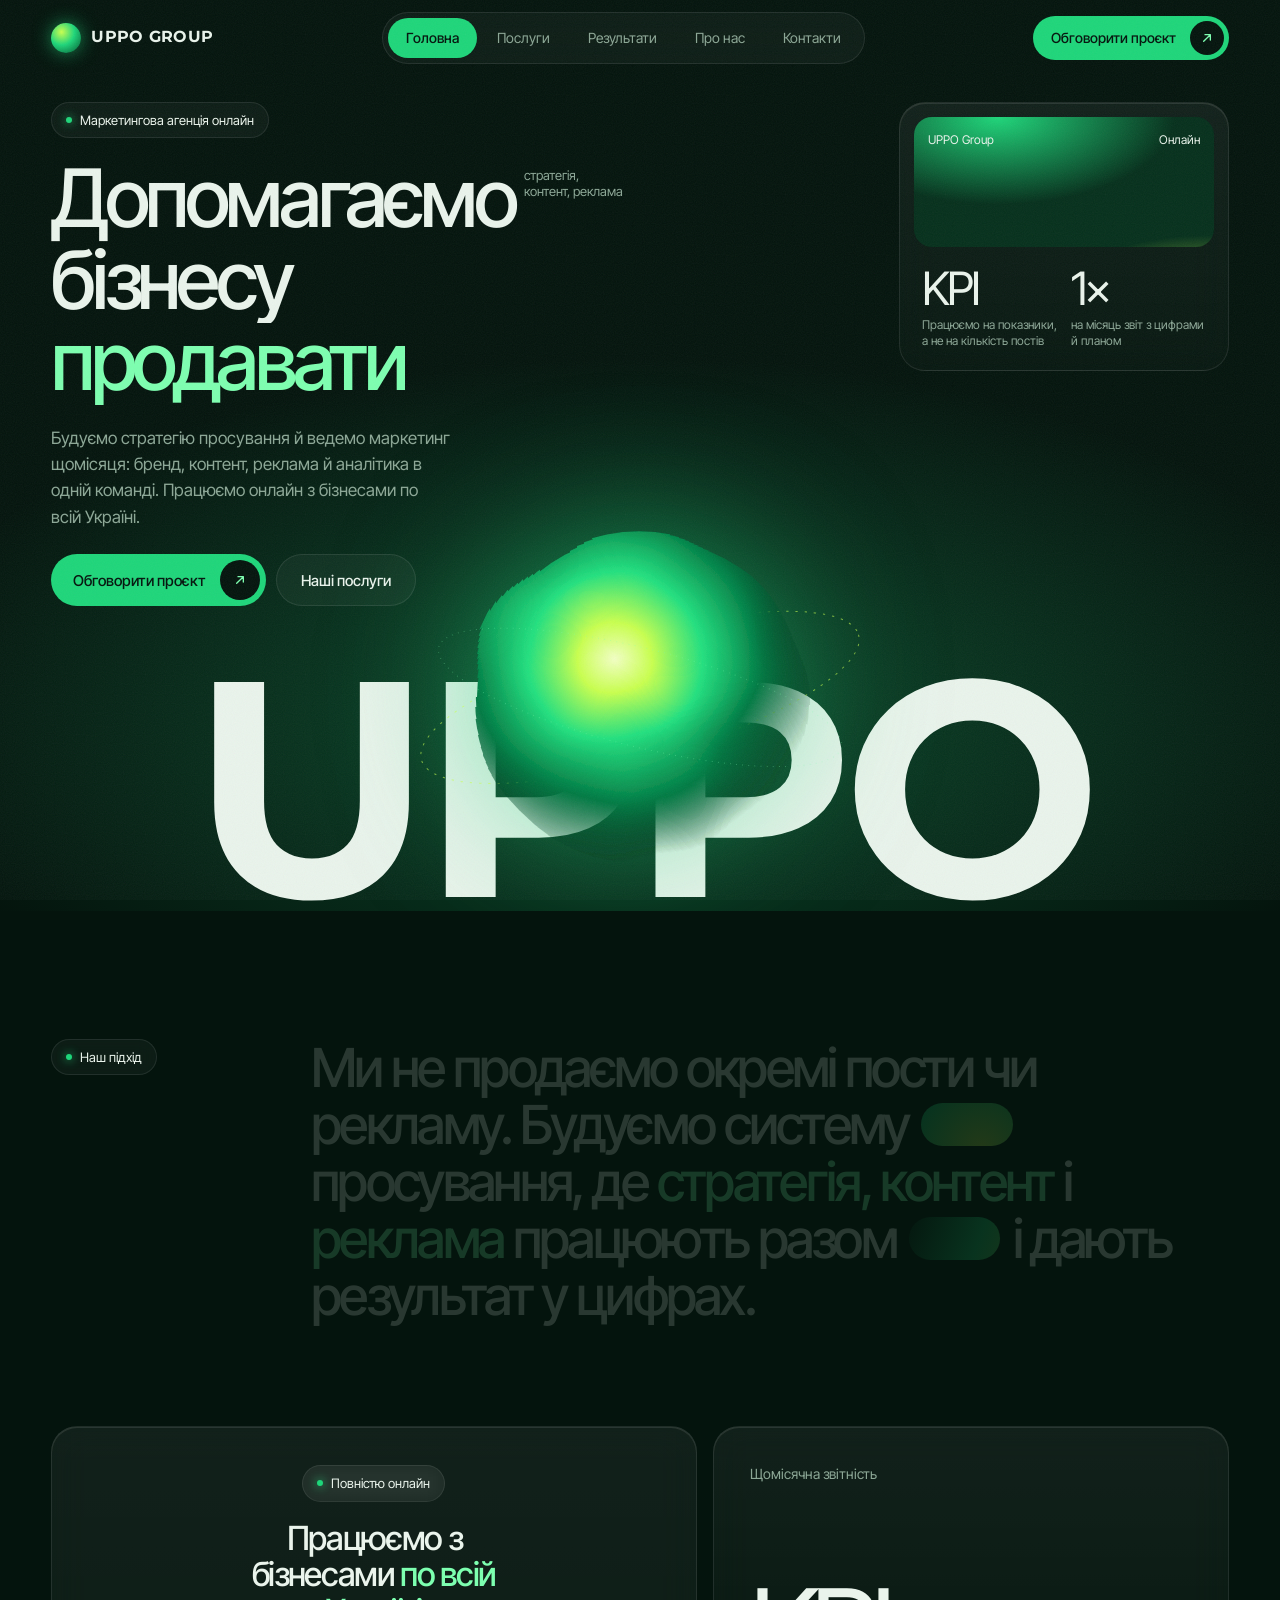
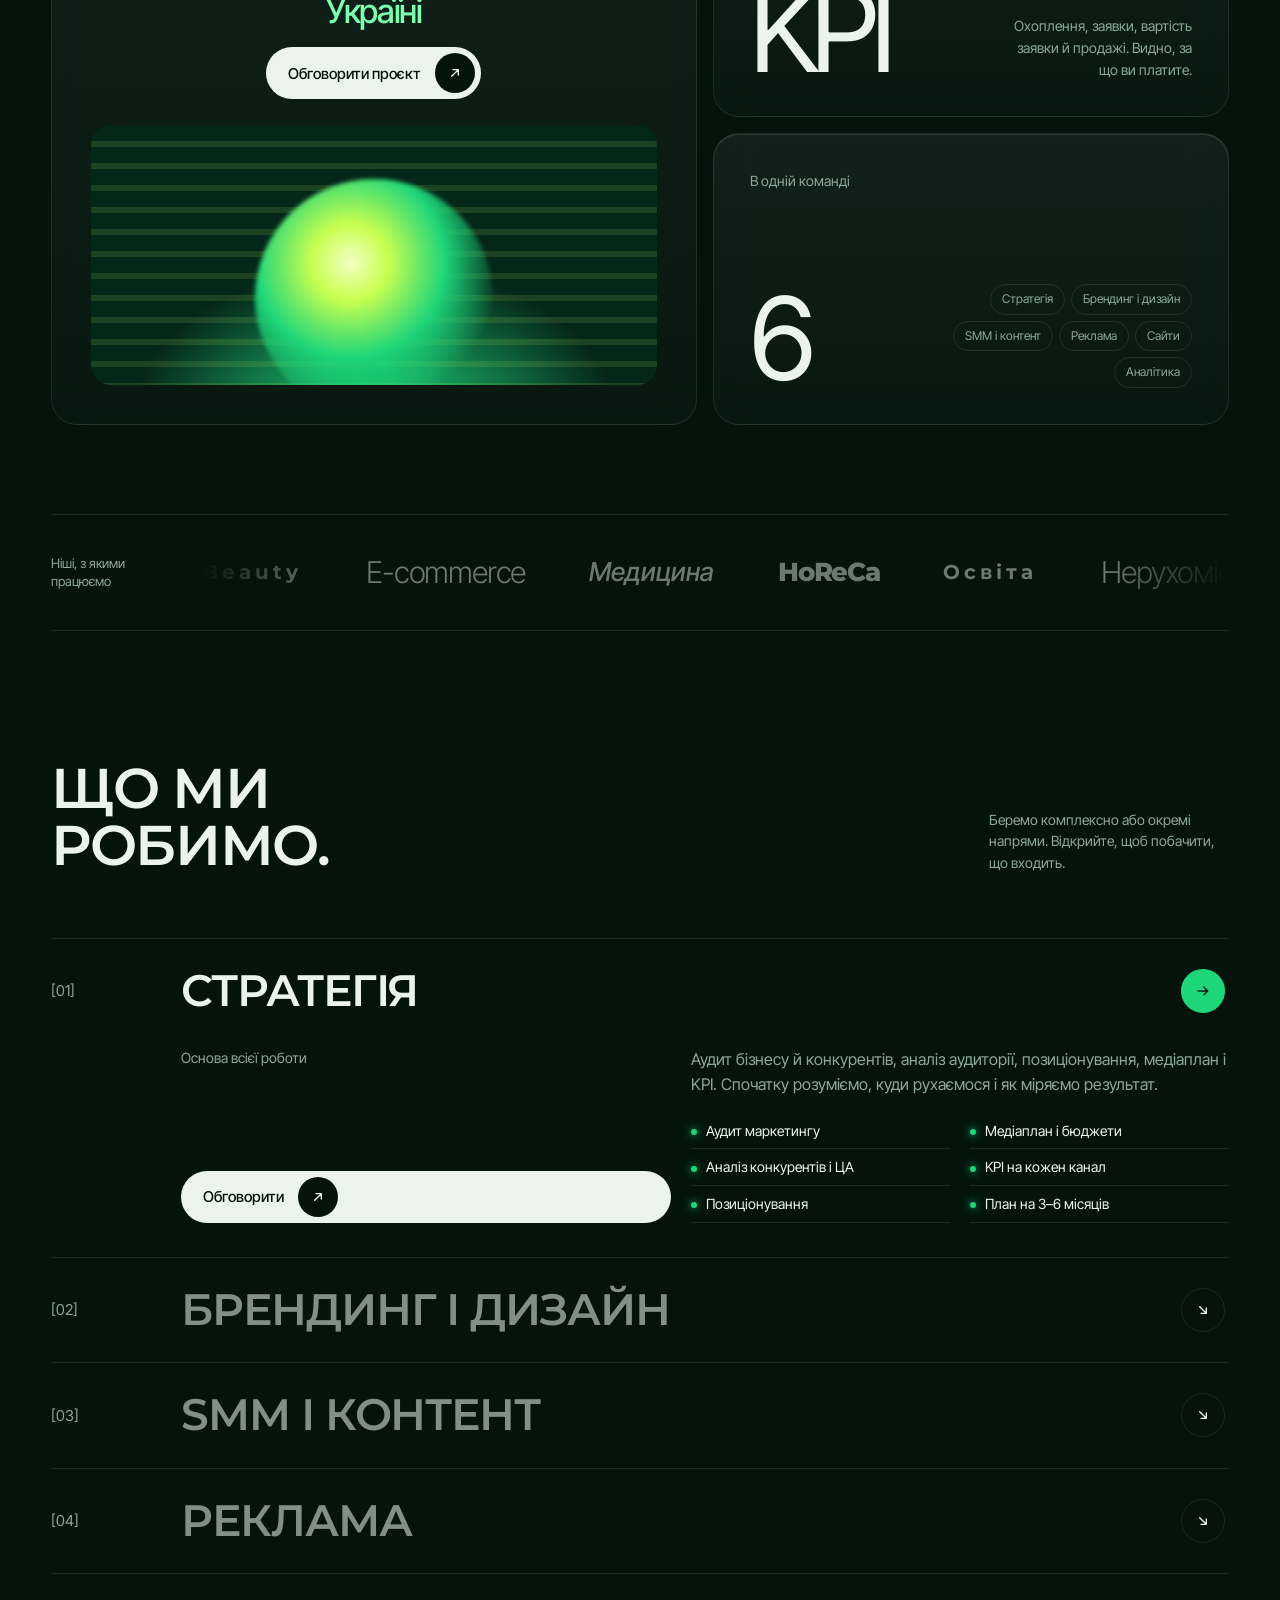
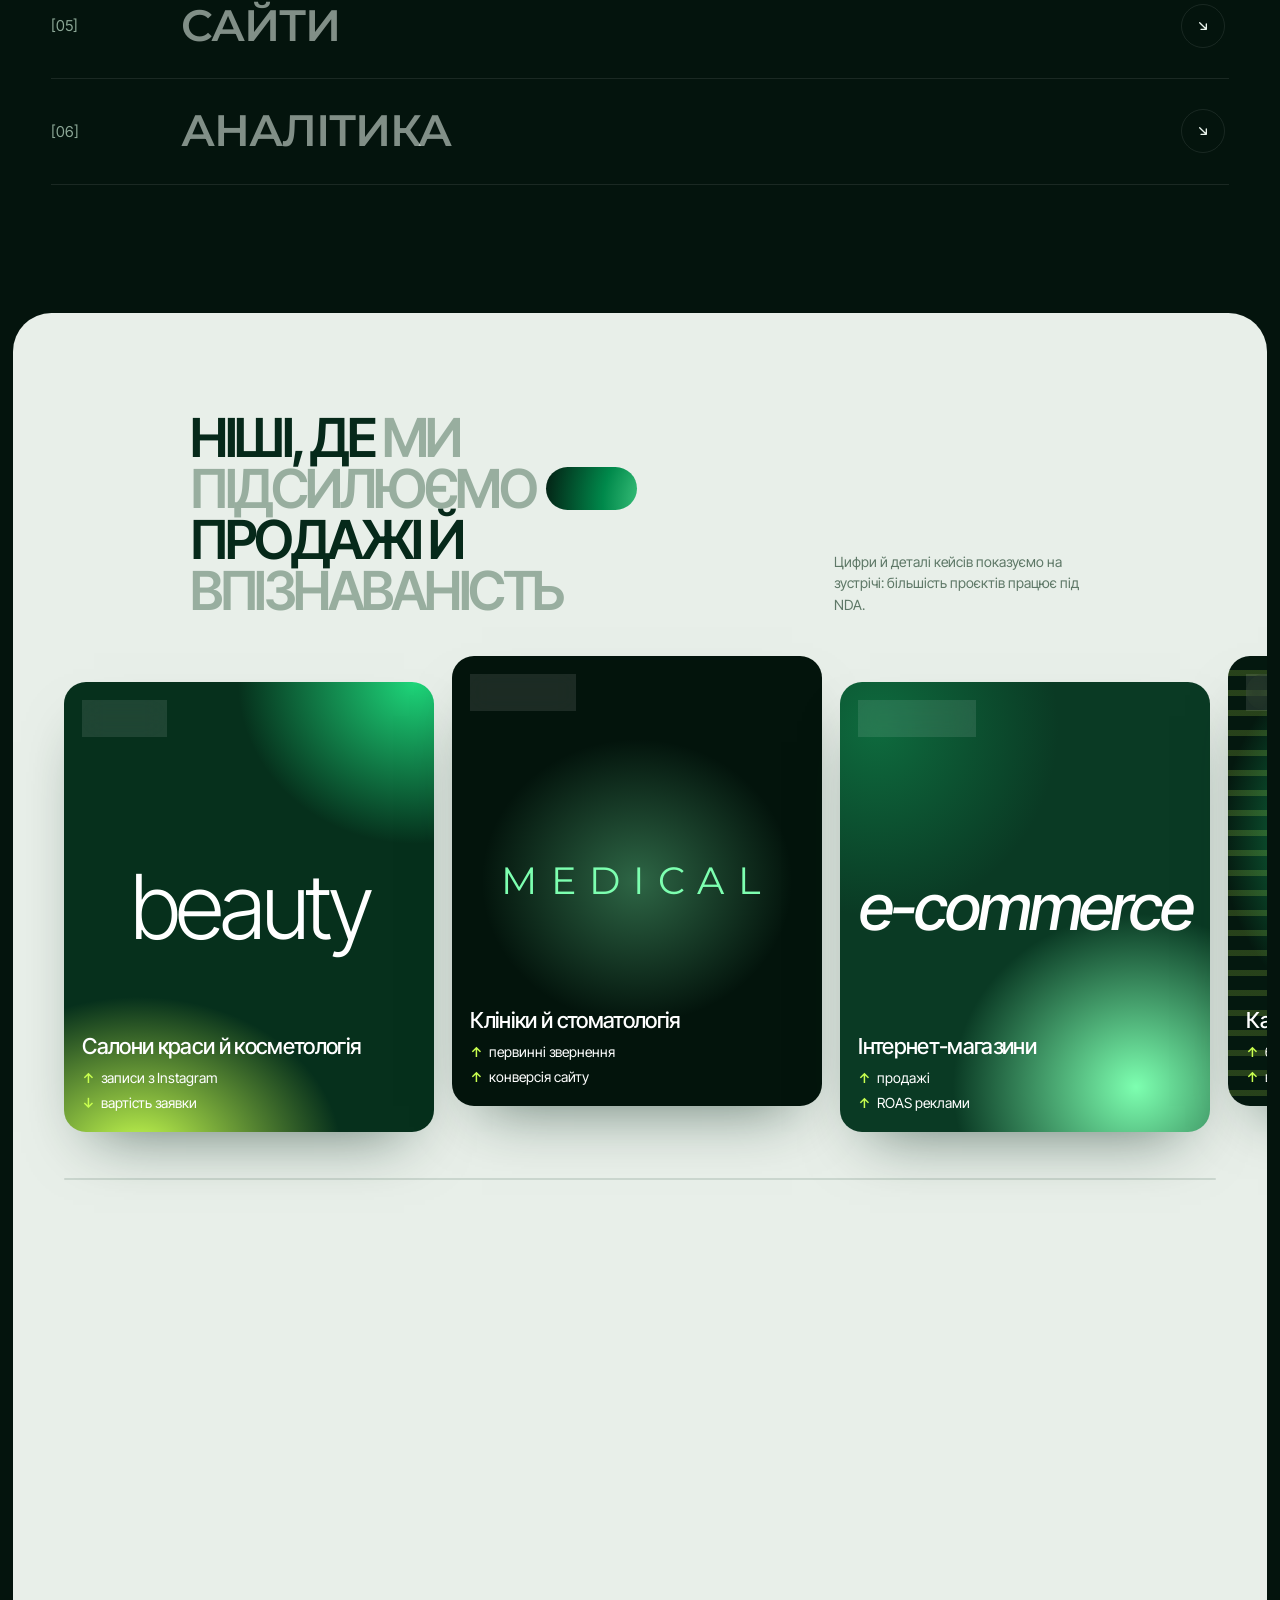
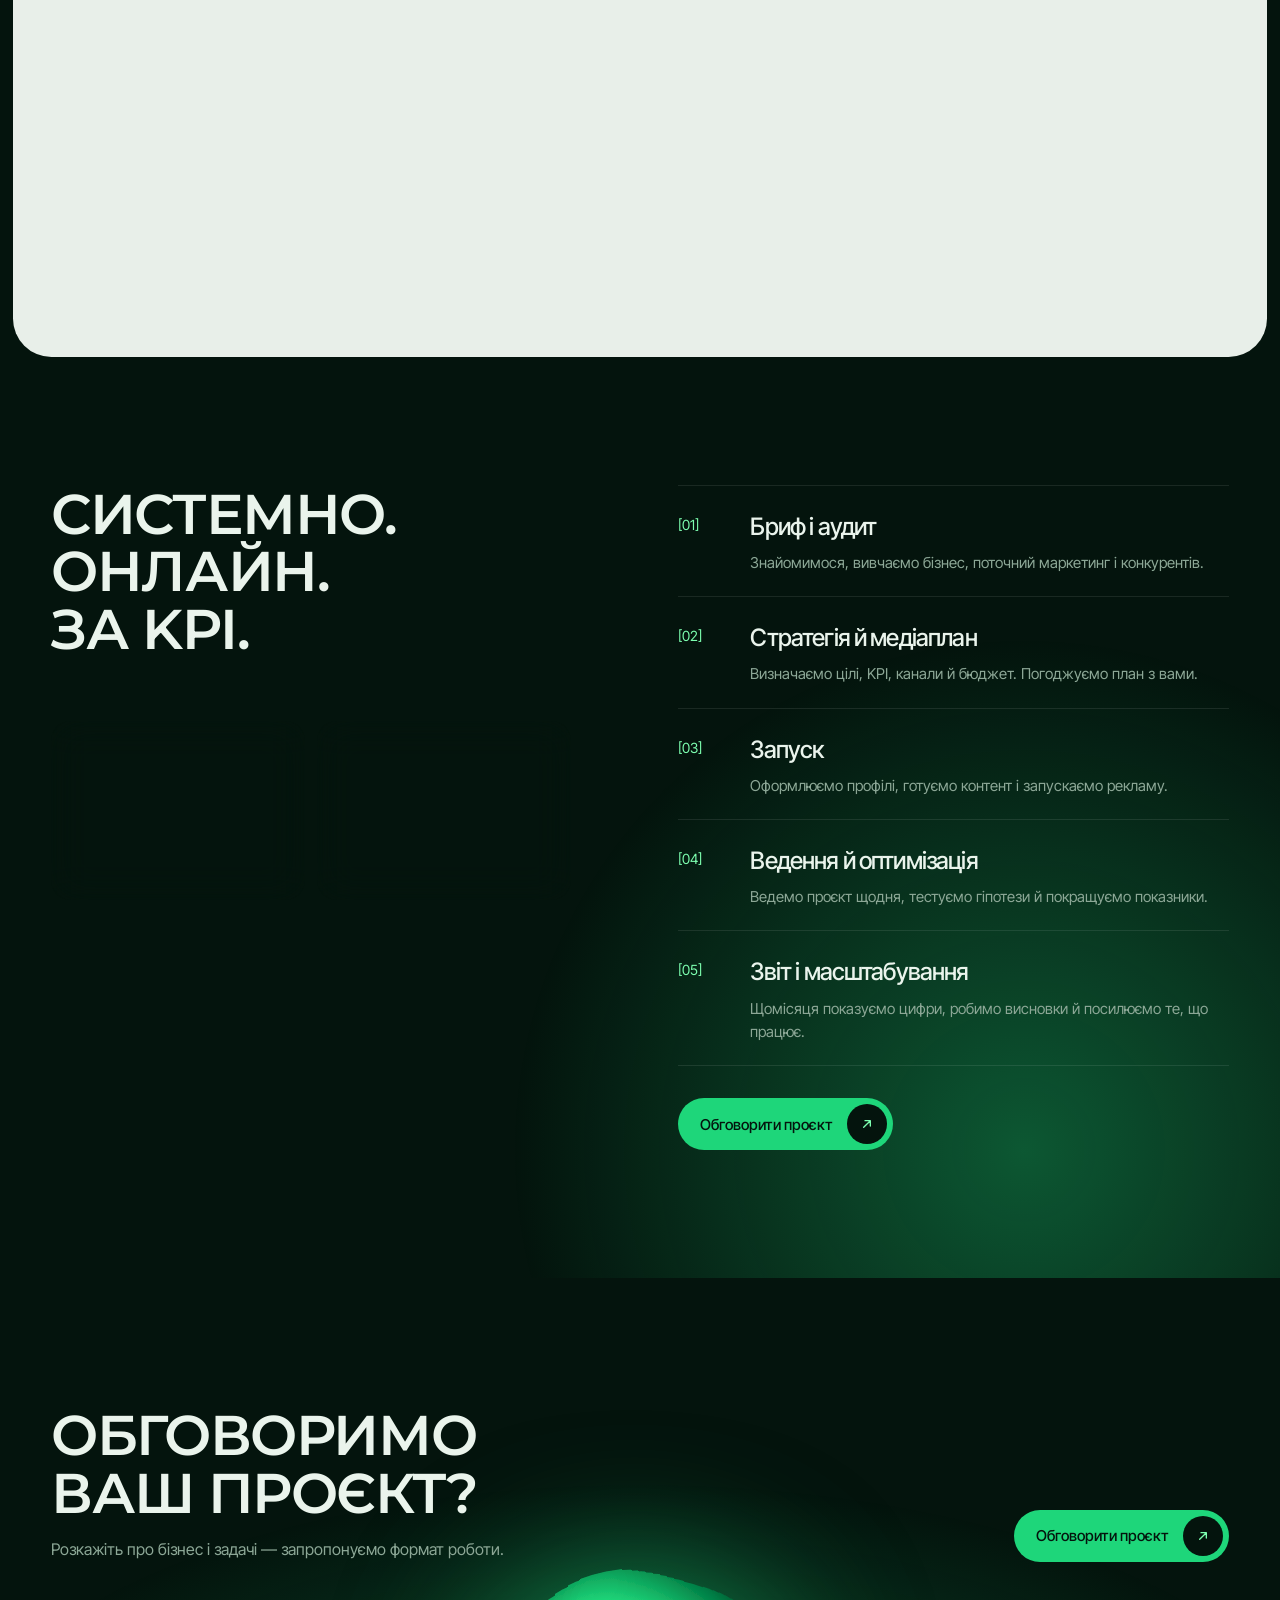
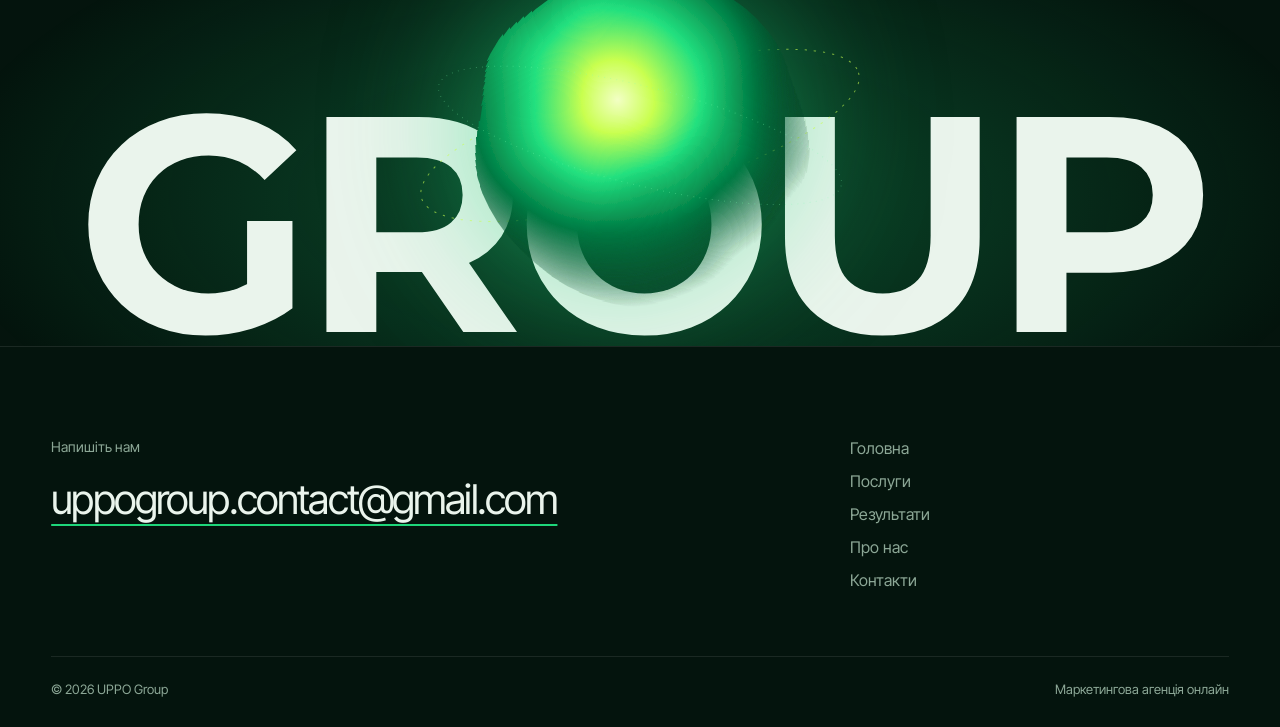
<file: index.html>
<!DOCTYPE html>
<html lang="uk">
<head>
<meta charset="utf-8">
<meta name="viewport" content="width=device-width, initial-scale=1">
<title>UPPO Group — маркетингова агенція онлайн</title>
<meta name="description" content="Маркетингова агенція, що працює онлайн. Стратегія просування, SMM, реклама, брендинг і сайти для бізнесу в Україні.">
<meta property="og:title" content="UPPO Group — маркетингова агенція онлайн">
<meta property="og:description" content="Маркетингова агенція, що працює онлайн. Стратегія просування, SMM, реклама, брендинг і сайти для бізнесу в Україні.">
<meta property="og:type" content="website">
<meta property="og:url" content="https://uppogroup.com/">
<meta name="theme-color" content="#04140D">
<link rel="icon" href="favicon.svg" type="image/svg+xml">
<link rel="preconnect" href="https://fonts.googleapis.com">
<link rel="preconnect" href="https://fonts.gstatic.com" crossorigin>
<link href="https://fonts.googleapis.com/css2?family=Inter+Tight:ital,wght@0,300;0,400;0,500;0,600;1,500&family=Montserrat:wght@400;600;700;800&display=swap" rel="stylesheet">
<link rel="stylesheet" href="style.css">
<script>document.documentElement.classList.add('js')</script>
</head>
<body>
<header class="site-header">
  <div class="wrap nav">
    <a class="logo" href="index.html" aria-label="UPPO Group, на головну"><span class="logo-mark"></span>UPPO Group</a>
    <nav aria-label="Основне меню"><ul class="nav-pill"><li><a href="index.html" aria-current="page">Головна</a></li><li><a href="services.html">Послуги</a></li><li><a href="work.html">Результати</a></li><li><a href="about.html">Про нас</a></li><li><a href="contact.html">Контакти</a></li></ul></nav>
    <a class="btn btn-g nav-cta" href="contact.html">Обговорити проєкт<span class="ar"><svg viewBox="0 0 24 24" width="16" height="16" aria-hidden="true"><path d="M7 17L17 7M9 7h8v8" fill="none" stroke="currentColor" stroke-width="2" stroke-linecap="round" stroke-linejoin="round"/></svg></span></a>
    <button class="menu-toggle" aria-expanded="false" aria-controls="mobile-menu">Меню</button>
  </div>
  <nav class="mobile-menu" id="mobile-menu" aria-label="Мобільне меню">
    <a href="index.html">Головна</a>
    <a href="services.html">Послуги</a>
    <a href="work.html">Результати</a>
    <a href="about.html">Про нас</a>
    <a href="contact.html">Контакти</a>
    <a class="btn btn-g" href="contact.html">Обговорити проєкт<span class="ar"><svg viewBox="0 0 24 24" width="16" height="16" aria-hidden="true"><path d="M7 17L17 7M9 7h8v8" fill="none" stroke="currentColor" stroke-width="2" stroke-linecap="round" stroke-linejoin="round"/></svg></span></a>
  </nav>
</header>
<main>
<section class="hero">
  <div class="wrap hero-top">
    <div>
      <span class="tag">Маркетингова агенція онлайн</span>
      <h1 aria-label="Допомагаємо бізнесу рости">
        <span class="line" aria-hidden="true"><span>Допомагаємо<span class="h1-note">стратегія,<br>контент, реклама</span></span></span>
        <span class="line" aria-hidden="true"><span>бізнесу</span></span>
        <span class="line" aria-hidden="true"><span><span class="rotator"><span class="on">рости</span><span>продавати</span><span>вирізнятися</span></span></span></span>
      </h1>
      <p class="hero-sub">Будуємо стратегію просування й ведемо маркетинг щомісяця: бренд, контент, реклама й аналітика в одній команді. Працюємо онлайн з бізнесами по всій Україні.</p>
      <div class="hero-actions"><a class="btn btn-g" href="contact.html">Обговорити проєкт<span class="ar"><svg viewBox="0 0 24 24" width="16" height="16" aria-hidden="true"><path d="M7 17L17 7M9 7h8v8" fill="none" stroke="currentColor" stroke-width="2" stroke-linecap="round" stroke-linejoin="round"/></svg></span></a><a class="btn btn-ghost" href="services.html">Наші послуги</a></div>
    </div>
    <div class="glass hero-card">
      <div class="mini"><span>UPPO Group</span><span>Онлайн</span></div>
      <div class="stats2"><div class="stat"><b>KPI</b><span>Працюємо на показники, а не на кількість постів</span></div><div class="stat"><b>1×</b><span>на місяць звіт з цифрами й планом</span></div></div>
    </div>
  </div>
  <div class="hero-stage"><p class="wordmark" aria-hidden="true">Uppo</p><div class="orb-wrap" aria-hidden="true"><svg class="orb" viewBox="0 0 600 600">
<defs><radialGradient id="og1" cx="42%" cy="38%" r="62%"><stop offset="0" stop-color="#F2FFC4"/><stop offset=".18" stop-color="#C9FF4F"/><stop offset=".42" stop-color="#22E07F"/><stop offset=".7" stop-color="#007A43"/><stop offset="1" stop-color="#002A17" stop-opacity="0"/></radialGradient>
<filter id="ow1" x="-25%" y="-25%" width="150%" height="150%"><feTurbulence type="fractalNoise" baseFrequency=".005" numOctaves="2" seed="3"><animate attributeName="baseFrequency" dur="16s" values=".005;.009;.005" repeatCount="indefinite"/></feTurbulence><feDisplacementMap in="SourceGraphic" scale="34"/></filter></defs>
<ellipse class="ring" cx="300" cy="300" rx="296" ry="80" transform="rotate(-16 300 300)"/>
<circle cx="300" cy="300" r="215" fill="url(#og1)" filter="url(#ow1)"/>
<ellipse class="ring r2" cx="300" cy="300" rx="270" ry="64" transform="rotate(14 300 300)"/>
</svg></div></div>
</section>
<section class="section">
  <div class="wrap mf">
    <div><span class="tag">Наш підхід</span></div>
    <p class="statement" data-words>Ми не продаємо окремі пости чи рекламу. Будуємо систему <span class="pi p1"></span> просування, де <span class="g">стратегія,</span> <span class="g">контент</span> і <span class="g">реклама</span> працюють разом <span class="pi p2"></span> і дають результат у цифрах.</p>
  </div>
  <div class="wrap" style="margin-top:clamp(60px,8vw,110px)">
    <div class="bento">
      <div class="glass b1" data-reveal><span class="tag">Повністю онлайн</span><h3>Працюємо з бізнесами <span class="g">по всій Україні</span></h3><a class="btn " href="contact.html">Обговорити проєкт<span class="ar"><svg viewBox="0 0 24 24" width="16" height="16" aria-hidden="true"><path d="M7 17L17 7M9 7h8v8" fill="none" stroke="currentColor" stroke-width="2" stroke-linecap="round" stroke-linejoin="round"/></svg></span></a><div class="vis" aria-hidden="true"><i></i></div></div>
      <div class="glass bx" data-reveal><p class="small">Щомісячна звітність</p><div class="row"><span class="big">KPI</span><p class="small" style="text-align:right;max-width:24ch">Охоплення, заявки, вартість заявки й продажі. Видно, за що ви платите.</p></div></div>
      <div class="glass bx" data-reveal><p class="small">В одній команді</p><div class="row"><span class="big">6</span><div class="chips-s"><span>Стратегія</span><span>Брендинг і дизайн</span><span>SMM і контент</span><span>Реклама</span><span>Сайти</span><span>Аналітика</span></div></div></div>
    </div>
    <div class="clients"><p>Ніші, з якими працюємо</p><div class="cm" aria-hidden="true"><div class="cm-track"><span class="f1">Beauty</span><span class="f2">E-commerce</span><span class="f3">Медицина</span><span class="f4">HoReCa</span><span class="f1">Освіта</span><span class="f2">Нерухомість</span><span class="f3">Fashion</span><span class="f4">Послуги</span><span class="f1">Beauty</span><span class="f2">E-commerce</span><span class="f3">Медицина</span><span class="f4">HoReCa</span><span class="f1">Освіта</span><span class="f2">Нерухомість</span><span class="f3">Fashion</span><span class="f4">Послуги</span></div></div></div>
  </div>
</section>
<section class="section" style="padding-top:0">
  <div class="wrap">
    <div class="sec-head"><h2 class="wide" data-reveal>Що ми<br>робимо.</h2><p class="small">Беремо комплексно або окремі напрями. Відкрийте, щоб побачити, що входить.</p></div>
    <div class="acc">
<details class="acc-item" name="svc" open><summary><span class="acc-num">[01]</span><span class="acc-title wide">Стратегія</span><span class="acc-ic"><svg viewBox="0 0 24 24" width="16" height="16" aria-hidden="true"><path d="M7 17L17 7M9 7h8v8" fill="none" stroke="currentColor" stroke-width="2" stroke-linecap="round" stroke-linejoin="round"/></svg></span></summary>
<div class="acc-body"><div class="note"><p class="small">Основа всієї роботи</p><a class="btn " href="contact.html">Обговорити<span class="ar"><svg viewBox="0 0 24 24" width="16" height="16" aria-hidden="true"><path d="M7 17L17 7M9 7h8v8" fill="none" stroke="currentColor" stroke-width="2" stroke-linecap="round" stroke-linejoin="round"/></svg></span></a></div><div class="acc-text"><p>Аудит бізнесу й конкурентів, аналіз аудиторії, позиціонування, медіаплан і KPI. Спочатку розуміємо, куди рухаємося і як міряємо результат.</p><ul class="dl"><li>Аудит маркетингу</li><li>Аналіз конкурентів і ЦА</li><li>Позиціонування</li><li>Медіаплан і бюджети</li><li>KPI на кожен канал</li><li>План на 3–6 місяців</li></ul></div></div></details>
<details class="acc-item" name="svc"><summary><span class="acc-num">[02]</span><span class="acc-title wide">Брендинг і дизайн</span><span class="acc-ic"><svg viewBox="0 0 24 24" width="16" height="16" aria-hidden="true"><path d="M7 17L17 7M9 7h8v8" fill="none" stroke="currentColor" stroke-width="2" stroke-linecap="round" stroke-linejoin="round"/></svg></span></summary>
<div class="acc-body"><div class="note"><p class="small">Щоб вас впізнавали</p><a class="btn " href="contact.html">Обговорити<span class="ar"><svg viewBox="0 0 24 24" width="16" height="16" aria-hidden="true"><path d="M7 17L17 7M9 7h8v8" fill="none" stroke="currentColor" stroke-width="2" stroke-linecap="round" stroke-linejoin="round"/></svg></span></a></div><div class="acc-text"><p>Айдентика, візуальний стиль і дизайн-система для соцмереж, реклами й сайту. Бренд виглядає цілісно на кожному кроці.</p><ul class="dl"><li>Логотип і айдентика</li><li>Брендбук</li><li>Візуальний стиль соцмереж</li><li>Рекламні креативи</li><li>Презентації й поліграфія</li></ul></div></div></details>
<details class="acc-item" name="svc"><summary><span class="acc-num">[03]</span><span class="acc-title wide">SMM і контент</span><span class="acc-ic"><svg viewBox="0 0 24 24" width="16" height="16" aria-hidden="true"><path d="M7 17L17 7M9 7h8v8" fill="none" stroke="currentColor" stroke-width="2" stroke-linecap="round" stroke-linejoin="round"/></svg></span></summary>
<div class="acc-body"><div class="note"><p class="small">Регулярна присутність</p><a class="btn " href="contact.html">Обговорити<span class="ar"><svg viewBox="0 0 24 24" width="16" height="16" aria-hidden="true"><path d="M7 17L17 7M9 7h8v8" fill="none" stroke="currentColor" stroke-width="2" stroke-linecap="round" stroke-linejoin="round"/></svg></span></a></div><div class="acc-text"><p>Ведемо Instagram, TikTok, Facebook і LinkedIn. Контент-план, тексти, дизайн, зйомки й робота з аудиторією.</p><ul class="dl"><li>Контент-стратегія</li><li>Контент-план і тексти</li><li>Дизайн публікацій</li><li>Reels і відео</li><li>Зйомки за планом</li><li>Модерація й комунікація</li></ul></div></div></details>
<details class="acc-item" name="svc"><summary><span class="acc-num">[04]</span><span class="acc-title wide">Реклама</span><span class="acc-ic"><svg viewBox="0 0 24 24" width="16" height="16" aria-hidden="true"><path d="M7 17L17 7M9 7h8v8" fill="none" stroke="currentColor" stroke-width="2" stroke-linecap="round" stroke-linejoin="round"/></svg></span></summary>
<div class="acc-body"><div class="note"><p class="small">Трафік і заявки</p><a class="btn " href="contact.html">Обговорити<span class="ar"><svg viewBox="0 0 24 24" width="16" height="16" aria-hidden="true"><path d="M7 17L17 7M9 7h8v8" fill="none" stroke="currentColor" stroke-width="2" stroke-linecap="round" stroke-linejoin="round"/></svg></span></a></div><div class="acc-text"><p>Таргетована реклама в Meta й TikTok, Google Ads. Тестуємо креативи й аудиторії, знижуємо вартість заявки й масштабуємо.</p><ul class="dl"><li>Таргет Meta</li><li>TikTok Ads</li><li>Google Ads</li><li>Ремаркетинг</li><li>Тестування креативів</li><li>Робота з інфлюенсерами</li></ul></div></div></details>
<details class="acc-item" name="svc"><summary><span class="acc-num">[05]</span><span class="acc-title wide">Сайти</span><span class="acc-ic"><svg viewBox="0 0 24 24" width="16" height="16" aria-hidden="true"><path d="M7 17L17 7M9 7h8v8" fill="none" stroke="currentColor" stroke-width="2" stroke-linecap="round" stroke-linejoin="round"/></svg></span></summary>
<div class="acc-body"><div class="note"><p class="small">Конверсія з трафіку</p><a class="btn " href="contact.html">Обговорити<span class="ar"><svg viewBox="0 0 24 24" width="16" height="16" aria-hidden="true"><path d="M7 17L17 7M9 7h8v8" fill="none" stroke="currentColor" stroke-width="2" stroke-linecap="round" stroke-linejoin="round"/></svg></span></a></div><div class="acc-text"><p>Лендинги й сайти, які перетворюють рекламний трафік на заявки. Дизайн, розробка, аналітика й базове SEO.</p><ul class="dl"><li>Структура й прототип</li><li>Дизайн</li><li>Адаптація під телефони</li><li>Розробка й запуск</li><li>Форми й інтеграції</li><li>Базове SEO</li></ul></div></div></details>
<details class="acc-item" name="svc"><summary><span class="acc-num">[06]</span><span class="acc-title wide">Аналітика</span><span class="acc-ic"><svg viewBox="0 0 24 24" width="16" height="16" aria-hidden="true"><path d="M7 17L17 7M9 7h8v8" fill="none" stroke="currentColor" stroke-width="2" stroke-linecap="round" stroke-linejoin="round"/></svg></span></summary>
<div class="acc-body"><div class="note"><p class="small">Рішення на основі цифр</p><a class="btn " href="contact.html">Обговорити<span class="ar"><svg viewBox="0 0 24 24" width="16" height="16" aria-hidden="true"><path d="M7 17L17 7M9 7h8v8" fill="none" stroke="currentColor" stroke-width="2" stroke-linecap="round" stroke-linejoin="round"/></svg></span></a></div><div class="acc-text"><p>Налаштовуємо відстеження, щомісяця звітуємо за KPI й коригуємо план на основі даних.</p><ul class="dl"><li>Google Analytics 4</li><li>Пікселі й події</li><li>UTM-розмітка</li><li>Дашборд показників</li><li>Щомісячний звіт</li><li>Рекомендації на місяць</li></ul></div></div></details>
</div>

  </div>
</section>
<section class="light hs" aria-label="Ніші й результати">
  <div class="hs-sticky">
    <div class="wrap light-head"><h2 class="tight">Ніші, де <span class="m">ми підсилюємо</span> <span class="pi p3"></span> продажі й <span class="m">впізнаваність</span></h2><p class="small" style="max-width:32ch">Цифри й деталі кейсів показуємо на зустрічі: більшість проєктів працює під NDA.</p></div>
    <div class="hs-track">
<a class="case a1" href="work.html"><span class="tag">Beauty</span><span class="mk" aria-hidden="true">beauty</span><div class="case-foot"><h3>Салони краси й косметологія</h3><ul class="kpi"><li><b>↑</b>записи з Instagram</li><li><b>↓</b>вартість заявки</li></ul></div></a>
<a class="case a2" href="work.html"><span class="tag">Медицина</span><span class="mk" aria-hidden="true">MEDICAL</span><div class="case-foot"><h3>Клініки й стоматологія</h3><ul class="kpi"><li><b>↑</b>первинні звернення</li><li><b>↑</b>конверсія сайту</li></ul></div></a>
<a class="case a3" href="work.html"><span class="tag">E-commerce</span><span class="mk" aria-hidden="true">e-commerce</span><div class="case-foot"><h3>Інтернет-магазини</h3><ul class="kpi"><li><b>↑</b>продажі</li><li><b>↑</b>ROAS реклами</li></ul></div></a>
<a class="case a4" href="work.html"><span class="tag">HoReCa</span><span class="mk" aria-hidden="true">HORECA</span><div class="case-foot"><h3>Кафе й ресторани</h3><ul class="kpi"><li><b>↑</b>бронювання</li><li><b>↑</b>впізнаваність у місті</li></ul></div></a>
<div class="case a5"><span class="tag" style="position:absolute;top:18px;left:18px;color:var(--light)">Кейси</span><div class="case-foot"><h3>Покажемо результати на зустрічі</h3></div><a class="btn btn-g" href="contact.html">Записатися<span class="ar"><svg viewBox="0 0 24 24" width="16" height="16" aria-hidden="true"><path d="M7 17L17 7M9 7h8v8" fill="none" stroke="currentColor" stroke-width="2" stroke-linecap="round" stroke-linejoin="round"/></svg></span></a></div>
    </div>
    <div class="hs-bar" aria-hidden="true"><i></i></div>
  </div>
</section>
<section class="section process">
  <div class="wrap pr">
    <div>
      <h2 class="wide" data-reveal>Системно.<br>Онлайн.<br>За KPI.</h2>
      <div class="widgets">
        <div class="glass wd" data-reveal><span class="small">Приклад звіту</span><b>План місяця</b><div class="prog" data-n="28" data-on="21"></div></div>
        <div class="glass wd" data-reveal><span class="small">Приклад звіту</span><b>Динаміка заявок</b><div class="bars"></div></div>
      </div>
    </div>
    <div data-reveal>
      <ol class="steps"><li><span class="n">[01]</span><h3>Бриф і аудит</h3><p>Знайомимося, вивчаємо бізнес, поточний маркетинг і конкурентів.</p></li><li><span class="n">[02]</span><h3>Стратегія й медіаплан</h3><p>Визначаємо цілі, KPI, канали й бюджет. Погоджуємо план з вами.</p></li><li><span class="n">[03]</span><h3>Запуск</h3><p>Оформлюємо профілі, готуємо контент і запускаємо рекламу.</p></li><li><span class="n">[04]</span><h3>Ведення й оптимізація</h3><p>Ведемо проєкт щодня, тестуємо гіпотези й покращуємо показники.</p></li><li><span class="n">[05]</span><h3>Звіт і масштабування</h3><p>Щомісяця показуємо цифри, робимо висновки й посилюємо те, що працює.</p></li></ol>
      <div style="margin-top:32px"><a class="btn btn-g" href="contact.html">Обговорити проєкт<span class="ar"><svg viewBox="0 0 24 24" width="16" height="16" aria-hidden="true"><path d="M7 17L17 7M9 7h8v8" fill="none" stroke="currentColor" stroke-width="2" stroke-linecap="round" stroke-linejoin="round"/></svg></span></a></div>
    </div>
  </div>
</section>
<section class="final">
  <div class="wrap final-row">
    <div><h2 class="wide" data-reveal>Обговоримо<br>ваш проєкт?</h2><p>Розкажіть про бізнес і задачі — запропонуємо формат роботи.</p></div>
    <a class="btn btn-g" href="contact.html">Обговорити проєкт<span class="ar"><svg viewBox="0 0 24 24" width="16" height="16" aria-hidden="true"><path d="M7 17L17 7M9 7h8v8" fill="none" stroke="currentColor" stroke-width="2" stroke-linecap="round" stroke-linejoin="round"/></svg></span></a>
  </div>
  <div class="hero-stage"><p class="wordmark" aria-hidden="true">Group</p><div class="orb-wrap" aria-hidden="true"><svg class="orb" viewBox="0 0 600 600">
<defs><radialGradient id="og2" cx="42%" cy="38%" r="62%"><stop offset="0" stop-color="#F2FFC4"/><stop offset=".18" stop-color="#C9FF4F"/><stop offset=".42" stop-color="#22E07F"/><stop offset=".7" stop-color="#007A43"/><stop offset="1" stop-color="#002A17" stop-opacity="0"/></radialGradient>
<filter id="ow2" x="-25%" y="-25%" width="150%" height="150%"><feTurbulence type="fractalNoise" baseFrequency=".005" numOctaves="2" seed="6"><animate attributeName="baseFrequency" dur="16s" values=".005;.009;.005" repeatCount="indefinite"/></feTurbulence><feDisplacementMap in="SourceGraphic" scale="34"/></filter></defs>
<ellipse class="ring" cx="300" cy="300" rx="296" ry="80" transform="rotate(-16 300 300)"/>
<circle cx="300" cy="300" r="215" fill="url(#og2)" filter="url(#ow2)"/>
<ellipse class="ring r2" cx="300" cy="300" rx="270" ry="64" transform="rotate(14 300 300)"/>
</svg></div></div>
</section>
</main>
<footer class="site-footer">
  <div class="wrap">
    <div class="footer-top">
      <div><p class="small" style="margin-bottom:10px">Напишіть нам</p><a class="footer-mail" href="mailto:uppogroup.contact@gmail.com">uppogroup.contact@gmail.com</a></div>
      <ul class="footer-links"><li><a href="index.html">Головна</a></li><li><a href="services.html">Послуги</a></li><li><a href="work.html">Результати</a></li><li><a href="about.html">Про нас</a></li><li><a href="contact.html">Контакти</a></li></ul>
          </div>
    <div class="footer-bottom"><span>© <span data-year>2026</span> UPPO Group</span><span>Маркетингова агенція онлайн</span></div>
  </div>
</footer>
<script src="main.js"></script>
</body>
</html>
</file>
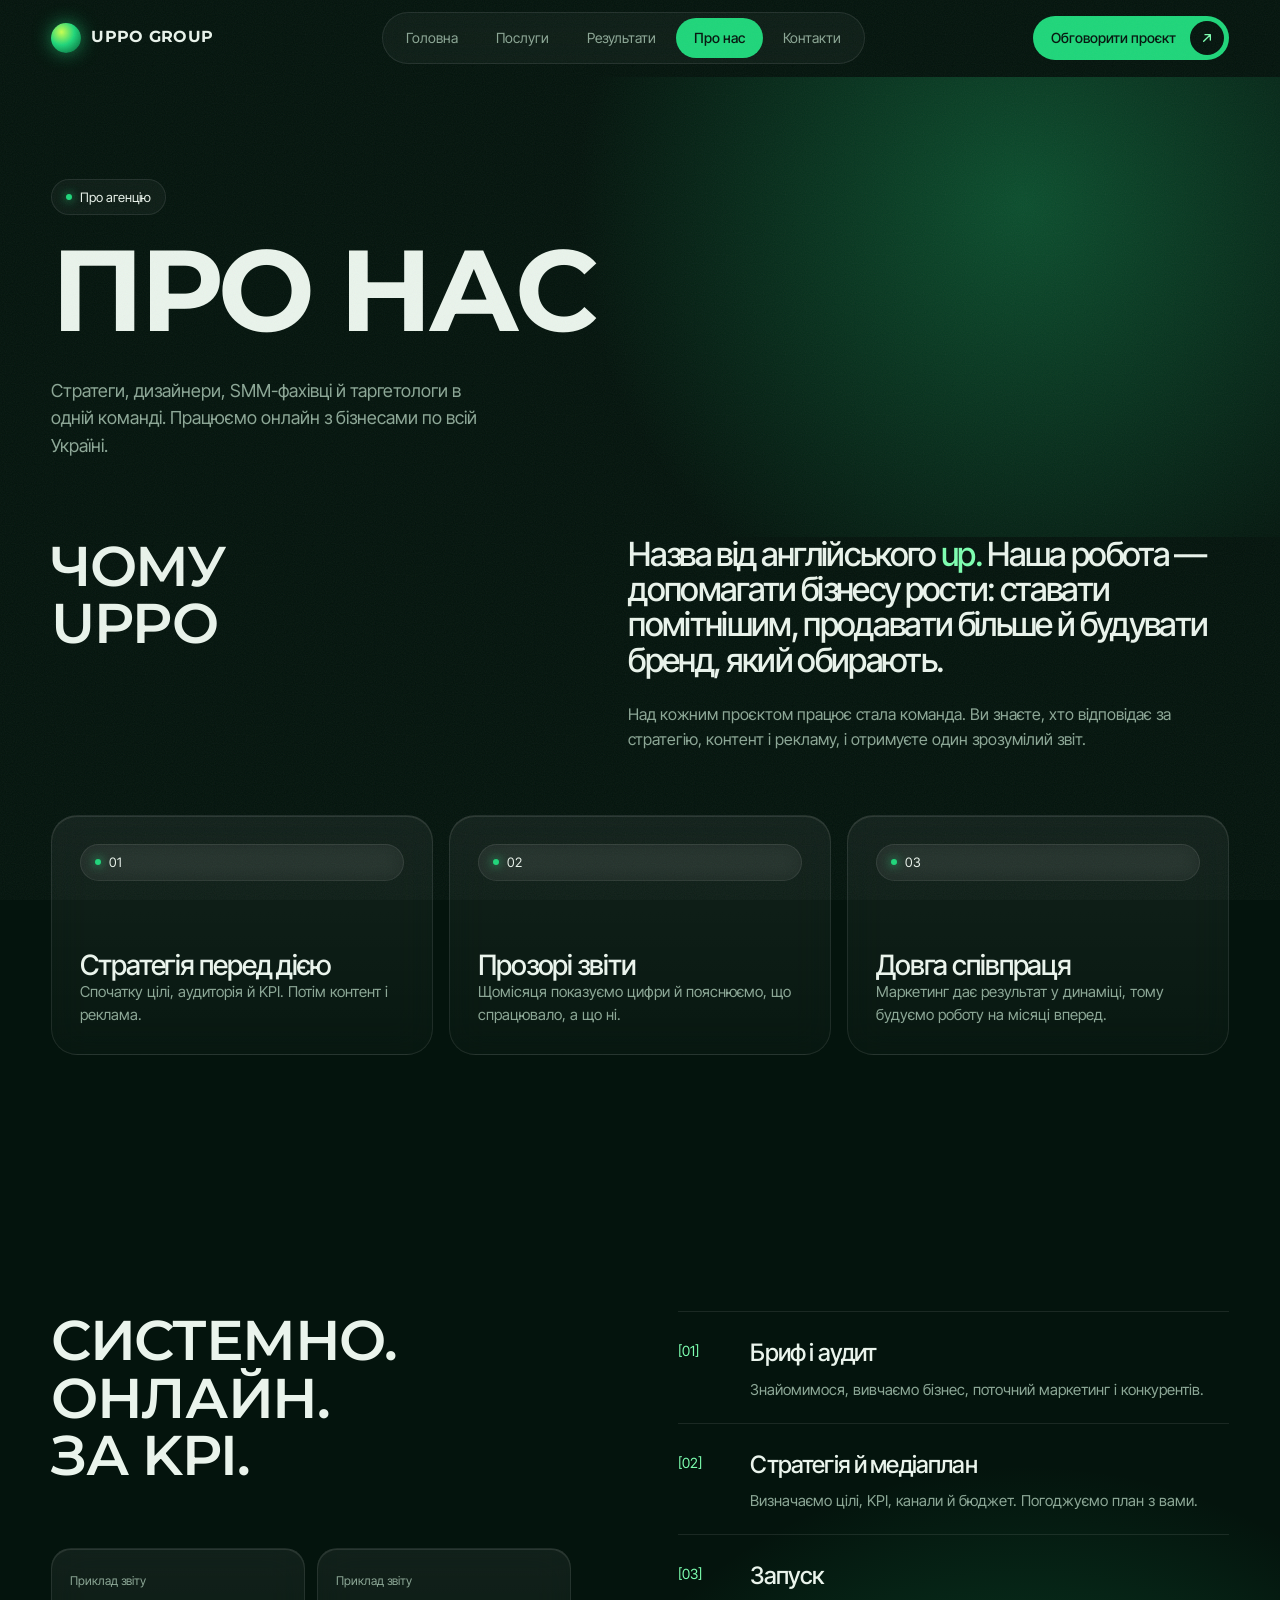
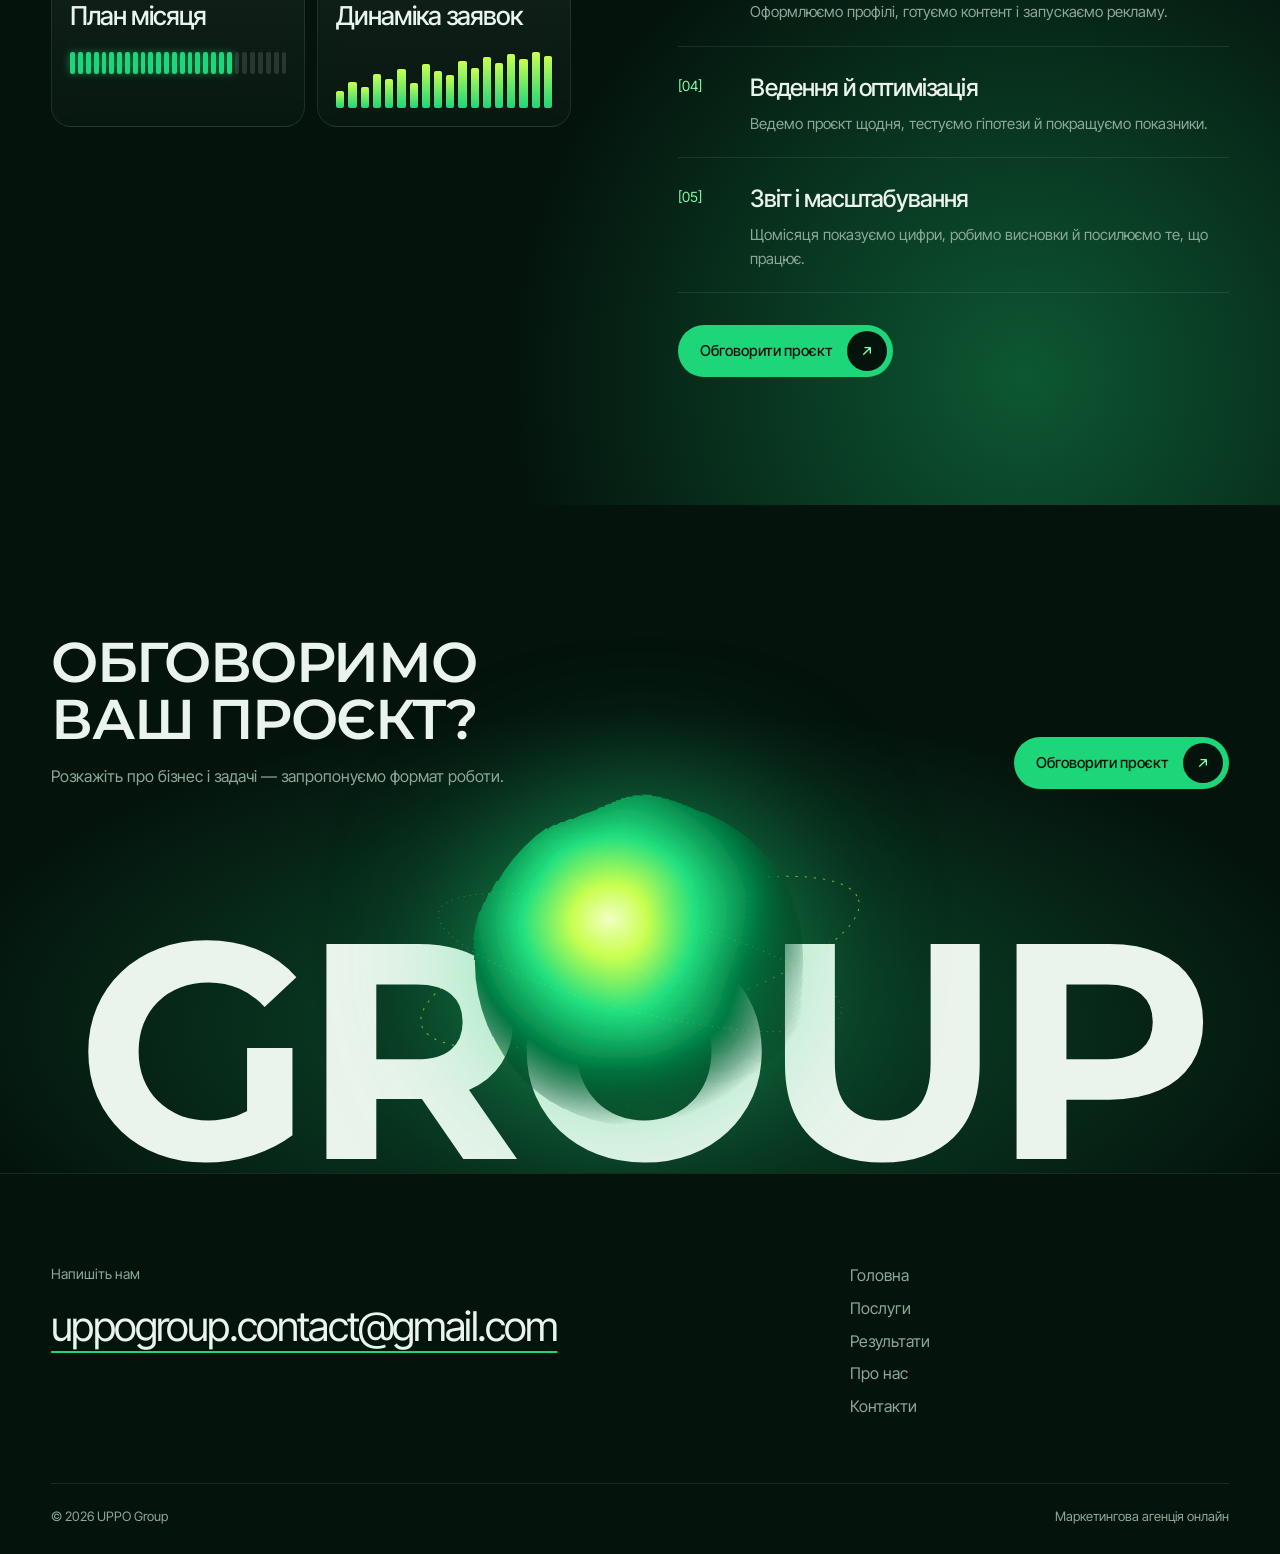
<file: about.html>
<!DOCTYPE html>
<html lang="uk">
<head>
<meta charset="utf-8">
<meta name="viewport" content="width=device-width, initial-scale=1">
<title>Про нас — UPPO Group</title>
<meta name="description" content="UPPO Group — маркетингова агенція, що працює онлайн. Хто ми і як працюємо.">
<meta property="og:title" content="Про нас — UPPO Group">
<meta property="og:description" content="UPPO Group — маркетингова агенція, що працює онлайн. Хто ми і як працюємо.">
<meta property="og:type" content="website">
<meta property="og:url" content="https://uppogroup.com/about">
<meta name="theme-color" content="#04140D">
<link rel="icon" href="favicon.svg" type="image/svg+xml">
<link rel="preconnect" href="https://fonts.googleapis.com">
<link rel="preconnect" href="https://fonts.gstatic.com" crossorigin>
<link href="https://fonts.googleapis.com/css2?family=Inter+Tight:ital,wght@0,300;0,400;0,500;0,600;1,500&family=Montserrat:wght@400;600;700;800&display=swap" rel="stylesheet">
<link rel="stylesheet" href="style.css">
<script>document.documentElement.classList.add('js')</script>
</head>
<body>
<header class="site-header">
  <div class="wrap nav">
    <a class="logo" href="index.html" aria-label="UPPO Group, на головну"><span class="logo-mark"></span>UPPO Group</a>
    <nav aria-label="Основне меню"><ul class="nav-pill"><li><a href="index.html">Головна</a></li><li><a href="services.html">Послуги</a></li><li><a href="work.html">Результати</a></li><li><a href="about.html" aria-current="page">Про нас</a></li><li><a href="contact.html">Контакти</a></li></ul></nav>
    <a class="btn btn-g nav-cta" href="contact.html">Обговорити проєкт<span class="ar"><svg viewBox="0 0 24 24" width="16" height="16" aria-hidden="true"><path d="M7 17L17 7M9 7h8v8" fill="none" stroke="currentColor" stroke-width="2" stroke-linecap="round" stroke-linejoin="round"/></svg></span></a>
    <button class="menu-toggle" aria-expanded="false" aria-controls="mobile-menu">Меню</button>
  </div>
  <nav class="mobile-menu" id="mobile-menu" aria-label="Мобільне меню">
    <a href="index.html">Головна</a>
    <a href="services.html">Послуги</a>
    <a href="work.html">Результати</a>
    <a href="about.html">Про нас</a>
    <a href="contact.html">Контакти</a>
    <a class="btn btn-g" href="contact.html">Обговорити проєкт<span class="ar"><svg viewBox="0 0 24 24" width="16" height="16" aria-hidden="true"><path d="M7 17L17 7M9 7h8v8" fill="none" stroke="currentColor" stroke-width="2" stroke-linecap="round" stroke-linejoin="round"/></svg></span></a>
  </nav>
</header>
<main>
<section class="page-hero"><div class="wrap"><span class="tag">Про агенцію</span><h1><span class="line"><span>Про нас</span></span></h1><p class="lead" data-reveal>Стратеги, дизайнери, SMM-фахівці й таргетологи в одній команді. Працюємо онлайн з бізнесами по всій Україні.</p></div></section>
<section class="section" style="padding-top:0">
  <div class="wrap two-col">
    <h2 class="wide" data-reveal>Чому<br>uppo</h2>
    <div data-reveal>
      <p class="statement" style="font-size:clamp(24px,2.6vw,40px)">Назва від англійського <span class="g">up.</span> Наша робота — допомагати бізнесу рости: ставати помітнішим, продавати більше й будувати бренд, який обирають.</p>
      <p class="small" style="margin-top:24px;font-size:16px">Над кожним проєктом працює стала команда. Ви знаєте, хто відповідає за стратегію, контент і рекламу, і отримуєте один зрозумілий звіт.</p>
    </div>
  </div>
  <div class="wrap values">
    <div class="glass" data-reveal><span class="tag">01</span><div><h3>Стратегія перед дією</h3><p>Спочатку цілі, аудиторія й KPI. Потім контент і реклама.</p></div></div>
    <div class="glass" data-reveal><span class="tag">02</span><div><h3>Прозорі звіти</h3><p>Щомісяця показуємо цифри й пояснюємо, що спрацювало, а що ні.</p></div></div>
    <div class="glass" data-reveal><span class="tag">03</span><div><h3>Довга співпраця</h3><p>Маркетинг дає результат у динаміці, тому будуємо роботу на місяці вперед.</p></div></div>
  </div>
</section>
<section class="section process">
  <div class="wrap pr">
    <div>
      <h2 class="wide" data-reveal>Системно.<br>Онлайн.<br>За KPI.</h2>
      <div class="widgets">
        <div class="glass wd" data-reveal><span class="small">Приклад звіту</span><b>План місяця</b><div class="prog" data-n="28" data-on="21"></div></div>
        <div class="glass wd" data-reveal><span class="small">Приклад звіту</span><b>Динаміка заявок</b><div class="bars"></div></div>
      </div>
    </div>
    <div data-reveal>
      <ol class="steps"><li><span class="n">[01]</span><h3>Бриф і аудит</h3><p>Знайомимося, вивчаємо бізнес, поточний маркетинг і конкурентів.</p></li><li><span class="n">[02]</span><h3>Стратегія й медіаплан</h3><p>Визначаємо цілі, KPI, канали й бюджет. Погоджуємо план з вами.</p></li><li><span class="n">[03]</span><h3>Запуск</h3><p>Оформлюємо профілі, готуємо контент і запускаємо рекламу.</p></li><li><span class="n">[04]</span><h3>Ведення й оптимізація</h3><p>Ведемо проєкт щодня, тестуємо гіпотези й покращуємо показники.</p></li><li><span class="n">[05]</span><h3>Звіт і масштабування</h3><p>Щомісяця показуємо цифри, робимо висновки й посилюємо те, що працює.</p></li></ol>
      <div style="margin-top:32px"><a class="btn btn-g" href="contact.html">Обговорити проєкт<span class="ar"><svg viewBox="0 0 24 24" width="16" height="16" aria-hidden="true"><path d="M7 17L17 7M9 7h8v8" fill="none" stroke="currentColor" stroke-width="2" stroke-linecap="round" stroke-linejoin="round"/></svg></span></a></div>
    </div>
  </div>
</section>
<section class="final">
  <div class="wrap final-row">
    <div><h2 class="wide" data-reveal>Обговоримо<br>ваш проєкт?</h2><p>Розкажіть про бізнес і задачі — запропонуємо формат роботи.</p></div>
    <a class="btn btn-g" href="contact.html">Обговорити проєкт<span class="ar"><svg viewBox="0 0 24 24" width="16" height="16" aria-hidden="true"><path d="M7 17L17 7M9 7h8v8" fill="none" stroke="currentColor" stroke-width="2" stroke-linecap="round" stroke-linejoin="round"/></svg></span></a>
  </div>
  <div class="hero-stage"><p class="wordmark" aria-hidden="true">Group</p><div class="orb-wrap" aria-hidden="true"><svg class="orb" viewBox="0 0 600 600">
<defs><radialGradient id="og5" cx="42%" cy="38%" r="62%"><stop offset="0" stop-color="#F2FFC4"/><stop offset=".18" stop-color="#C9FF4F"/><stop offset=".42" stop-color="#22E07F"/><stop offset=".7" stop-color="#007A43"/><stop offset="1" stop-color="#002A17" stop-opacity="0"/></radialGradient>
<filter id="ow5" x="-25%" y="-25%" width="150%" height="150%"><feTurbulence type="fractalNoise" baseFrequency=".005" numOctaves="2" seed="15"><animate attributeName="baseFrequency" dur="16s" values=".005;.009;.005" repeatCount="indefinite"/></feTurbulence><feDisplacementMap in="SourceGraphic" scale="34"/></filter></defs>
<ellipse class="ring" cx="300" cy="300" rx="296" ry="80" transform="rotate(-16 300 300)"/>
<circle cx="300" cy="300" r="215" fill="url(#og5)" filter="url(#ow5)"/>
<ellipse class="ring r2" cx="300" cy="300" rx="270" ry="64" transform="rotate(14 300 300)"/>
</svg></div></div>
</section>
</main>
<footer class="site-footer">
  <div class="wrap">
    <div class="footer-top">
      <div><p class="small" style="margin-bottom:10px">Напишіть нам</p><a class="footer-mail" href="mailto:uppogroup.contact@gmail.com">uppogroup.contact@gmail.com</a></div>
      <ul class="footer-links"><li><a href="index.html">Головна</a></li><li><a href="services.html">Послуги</a></li><li><a href="work.html">Результати</a></li><li><a href="about.html">Про нас</a></li><li><a href="contact.html">Контакти</a></li></ul>
          </div>
    <div class="footer-bottom"><span>© <span data-year>2026</span> UPPO Group</span><span>Маркетингова агенція онлайн</span></div>
  </div>
</footer>
<script src="main.js"></script>
</body>
</html>
</file>
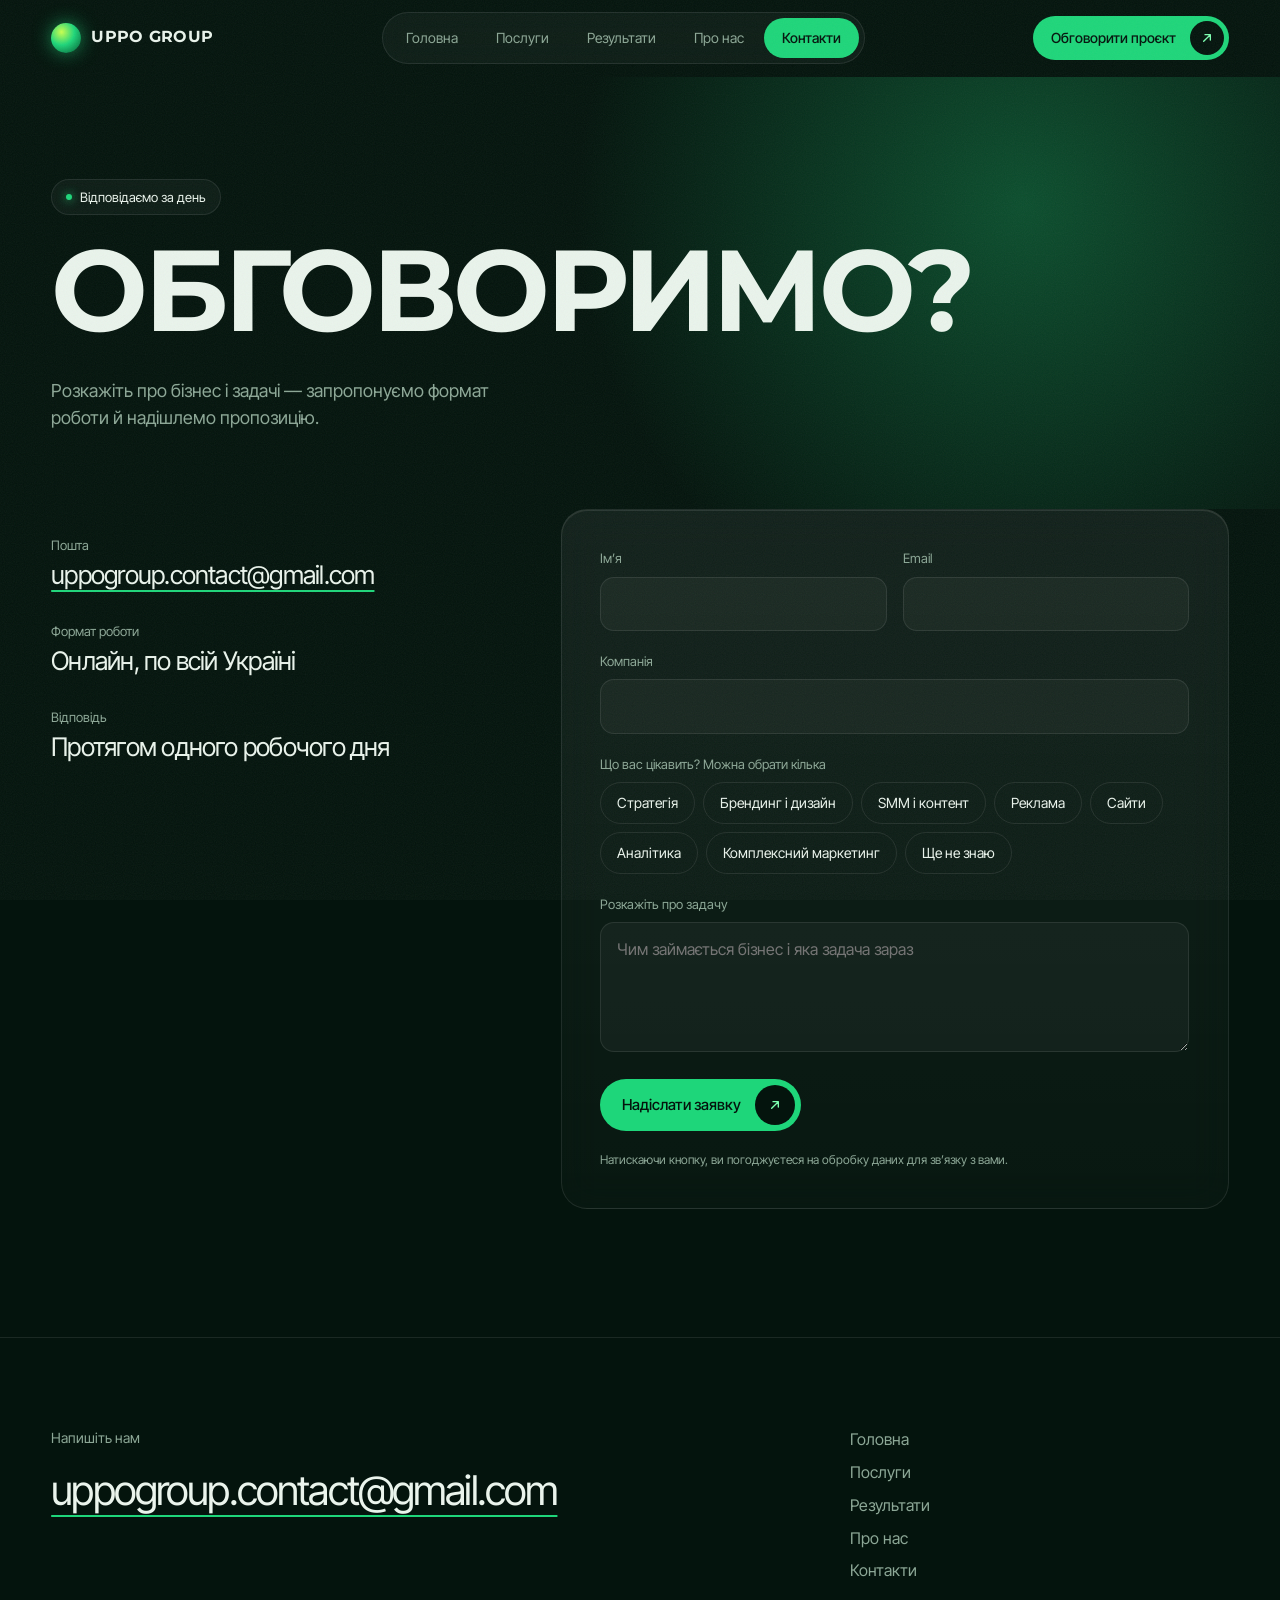
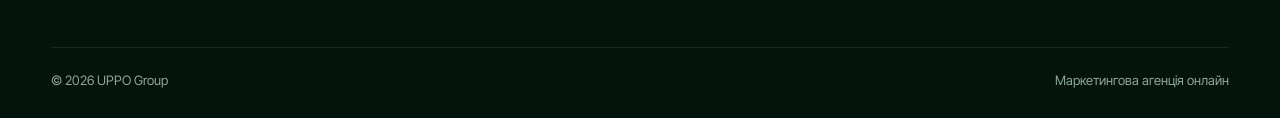
<file: contact.html>
<!DOCTYPE html>
<html lang="uk">
<head>
<meta charset="utf-8">
<meta name="viewport" content="width=device-width, initial-scale=1">
<title>Контакти — UPPO Group</title>
<meta name="description" content="Розкажіть про бізнес і задачі. Відповідаємо протягом одного робочого дня.">
<meta property="og:title" content="Контакти — UPPO Group">
<meta property="og:description" content="Розкажіть про бізнес і задачі. Відповідаємо протягом одного робочого дня.">
<meta property="og:type" content="website">
<meta property="og:url" content="https://uppogroup.com/contact">
<meta name="theme-color" content="#04140D">
<link rel="icon" href="favicon.svg" type="image/svg+xml">
<link rel="preconnect" href="https://fonts.googleapis.com">
<link rel="preconnect" href="https://fonts.gstatic.com" crossorigin>
<link href="https://fonts.googleapis.com/css2?family=Inter+Tight:ital,wght@0,300;0,400;0,500;0,600;1,500&family=Montserrat:wght@400;600;700;800&display=swap" rel="stylesheet">
<link rel="stylesheet" href="style.css">
<script>document.documentElement.classList.add('js')</script>
</head>
<body>
<header class="site-header">
  <div class="wrap nav">
    <a class="logo" href="index.html" aria-label="UPPO Group, на головну"><span class="logo-mark"></span>UPPO Group</a>
    <nav aria-label="Основне меню"><ul class="nav-pill"><li><a href="index.html">Головна</a></li><li><a href="services.html">Послуги</a></li><li><a href="work.html">Результати</a></li><li><a href="about.html">Про нас</a></li><li><a href="contact.html" aria-current="page">Контакти</a></li></ul></nav>
    <a class="btn btn-g nav-cta" href="contact.html">Обговорити проєкт<span class="ar"><svg viewBox="0 0 24 24" width="16" height="16" aria-hidden="true"><path d="M7 17L17 7M9 7h8v8" fill="none" stroke="currentColor" stroke-width="2" stroke-linecap="round" stroke-linejoin="round"/></svg></span></a>
    <button class="menu-toggle" aria-expanded="false" aria-controls="mobile-menu">Меню</button>
  </div>
  <nav class="mobile-menu" id="mobile-menu" aria-label="Мобільне меню">
    <a href="index.html">Головна</a>
    <a href="services.html">Послуги</a>
    <a href="work.html">Результати</a>
    <a href="about.html">Про нас</a>
    <a href="contact.html">Контакти</a>
    <a class="btn btn-g" href="contact.html">Обговорити проєкт<span class="ar"><svg viewBox="0 0 24 24" width="16" height="16" aria-hidden="true"><path d="M7 17L17 7M9 7h8v8" fill="none" stroke="currentColor" stroke-width="2" stroke-linecap="round" stroke-linejoin="round"/></svg></span></a>
  </nav>
</header>
<main>
<section class="page-hero"><div class="wrap"><span class="tag">Відповідаємо за день</span><h1><span class="line"><span>Обговоримо?</span></span></h1><p class="lead" data-reveal>Розкажіть про бізнес і задачі — запропонуємо формат роботи й надішлемо пропозицію.</p></div></section>
<section>
  <div class="wrap contact-grid">
    <dl class="contact-info">
      <dt>Пошта</dt><dd><a href="mailto:uppogroup.contact@gmail.com">uppogroup.contact@gmail.com</a></dd>
      <dt>Формат роботи</dt><dd>Онлайн, по всій Україні</dd>
      <dt>Відповідь</dt><dd>Протягом одного робочого дня</dd>
    </dl>
    <form class="form glass" action="https://formsubmit.co/uppogroup.contact@gmail.com" method="POST">
      <p class="sent-msg" hidden role="status">Заявку надіслано. Відповімо протягом одного робочого дня.</p>
      <input type="hidden" name="_subject" value="Нова заявка з сайту UPPO Group">
      <input type="hidden" name="_template" value="table">
      <input type="hidden" name="_next" value="https://uppogroup.com/contact?sent=1">
      <input type="text" name="_honey" style="display:none" tabindex="-1" autocomplete="off">
      <div class="form-row">
        <div class="field"><label for="name">Ім’я</label><input type="text" id="name" name="Ім’я" required autocomplete="name"></div>
        <div class="field"><label for="email">Email</label><input type="email" id="email" name="email" required autocomplete="email"></div>
      </div>
      <div class="field"><label for="company">Компанія</label><input type="text" id="company" name="Компанія" autocomplete="organization"></div>
      <fieldset class="field"><legend>Що вас цікавить? Можна обрати кілька</legend><div class="chips"><label><input type="checkbox" name="Цікавить" value="Стратегія"><span>Стратегія</span></label><label><input type="checkbox" name="Цікавить" value="Брендинг і дизайн"><span>Брендинг і дизайн</span></label><label><input type="checkbox" name="Цікавить" value="SMM і контент"><span>SMM і контент</span></label><label><input type="checkbox" name="Цікавить" value="Реклама"><span>Реклама</span></label><label><input type="checkbox" name="Цікавить" value="Сайти"><span>Сайти</span></label><label><input type="checkbox" name="Цікавить" value="Аналітика"><span>Аналітика</span></label><label><input type="checkbox" name="Цікавить" value="Комплексний маркетинг"><span>Комплексний маркетинг</span></label><label><input type="checkbox" name="Цікавить" value="Ще не знаю"><span>Ще не знаю</span></label></div></fieldset>
      <div class="field"><label for="msg">Розкажіть про задачу</label><textarea id="msg" name="Повідомлення" required placeholder="Чим займається бізнес і яка задача зараз"></textarea></div>
      <div><button class="btn btn-g" type="submit">Надіслати заявку<span class="ar"><svg viewBox="0 0 24 24" width="16" height="16" aria-hidden="true"><path d="M7 17L17 7M9 7h8v8" fill="none" stroke="currentColor" stroke-width="2" stroke-linecap="round" stroke-linejoin="round"/></svg></span></button></div>
      <p class="form-note">Натискаючи кнопку, ви погоджуєтеся на обробку даних для зв’язку з вами.</p>
    </form>
  </div>
</section>
</main>
<footer class="site-footer">
  <div class="wrap">
    <div class="footer-top">
      <div><p class="small" style="margin-bottom:10px">Напишіть нам</p><a class="footer-mail" href="mailto:uppogroup.contact@gmail.com">uppogroup.contact@gmail.com</a></div>
      <ul class="footer-links"><li><a href="index.html">Головна</a></li><li><a href="services.html">Послуги</a></li><li><a href="work.html">Результати</a></li><li><a href="about.html">Про нас</a></li><li><a href="contact.html">Контакти</a></li></ul>
          </div>
    <div class="footer-bottom"><span>© <span data-year>2026</span> UPPO Group</span><span>Маркетингова агенція онлайн</span></div>
  </div>
</footer>
<script src="main.js"></script>
</body>
</html>
</file>
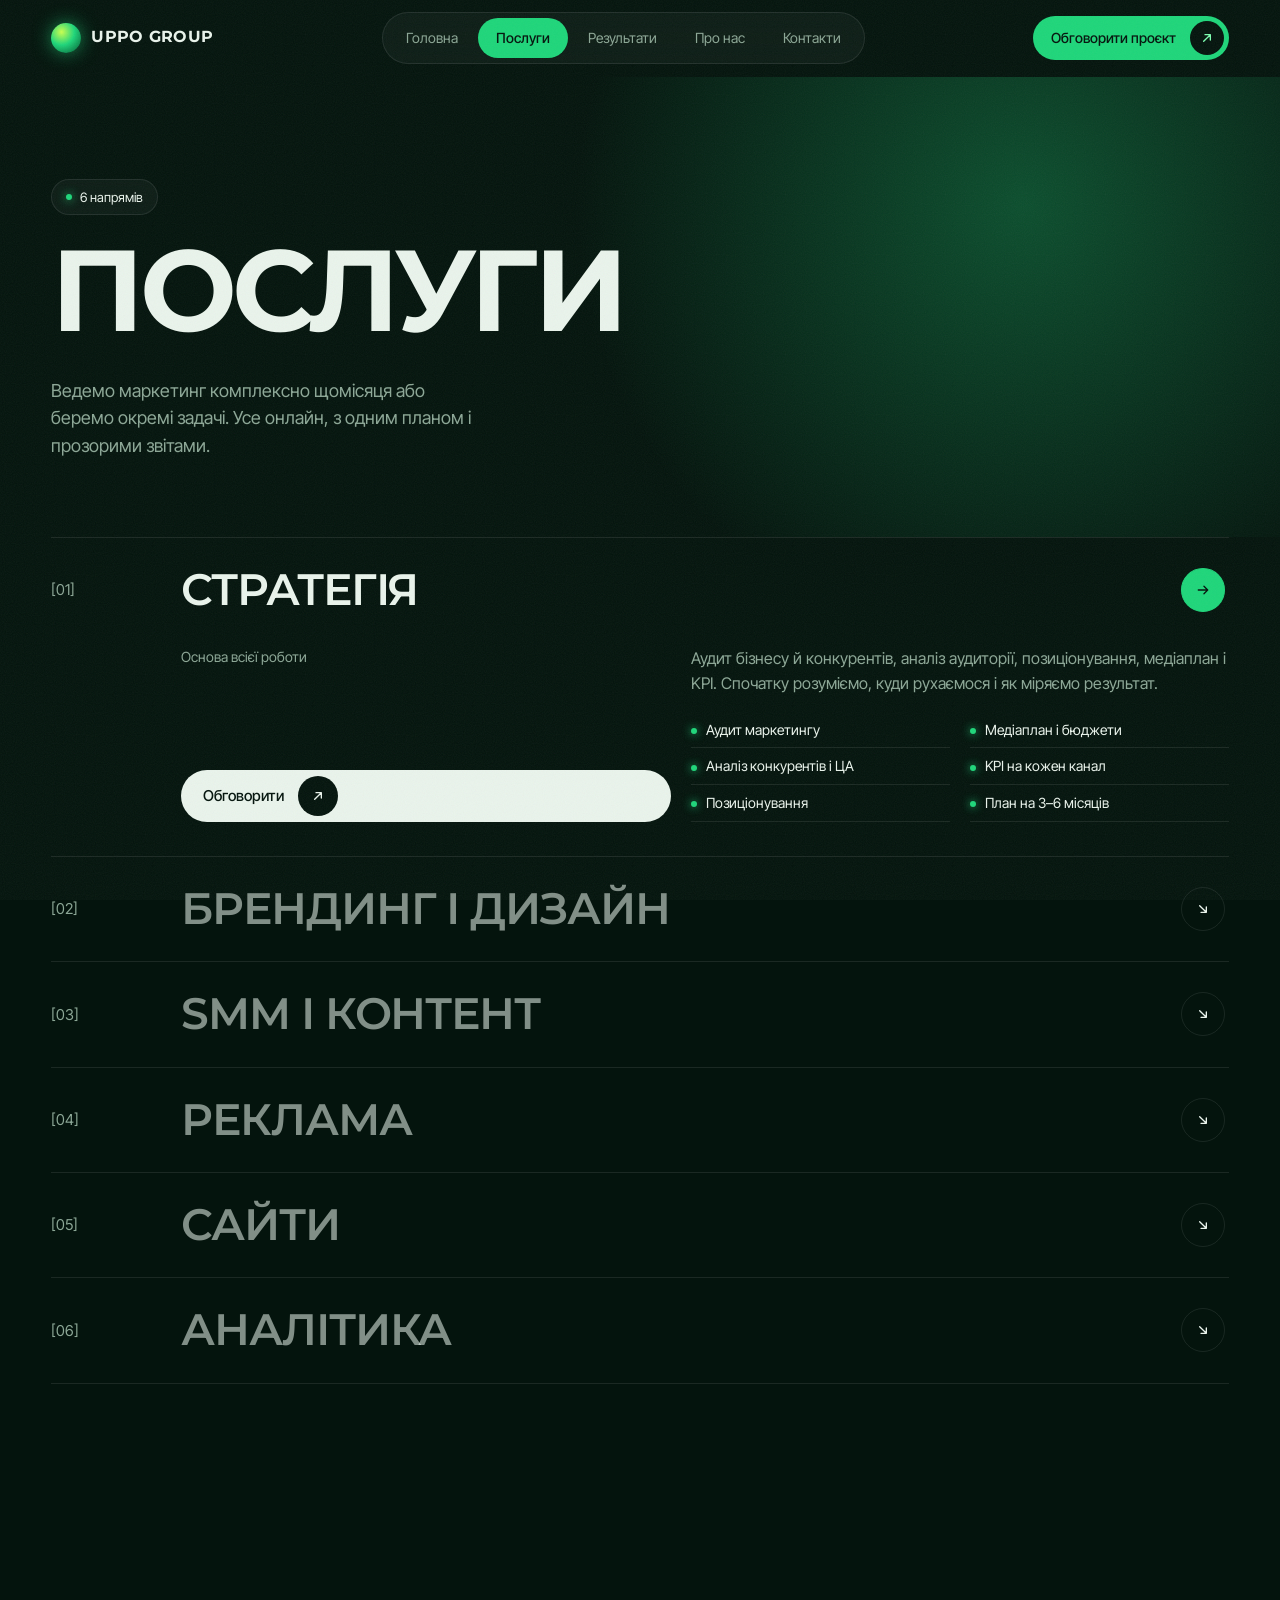
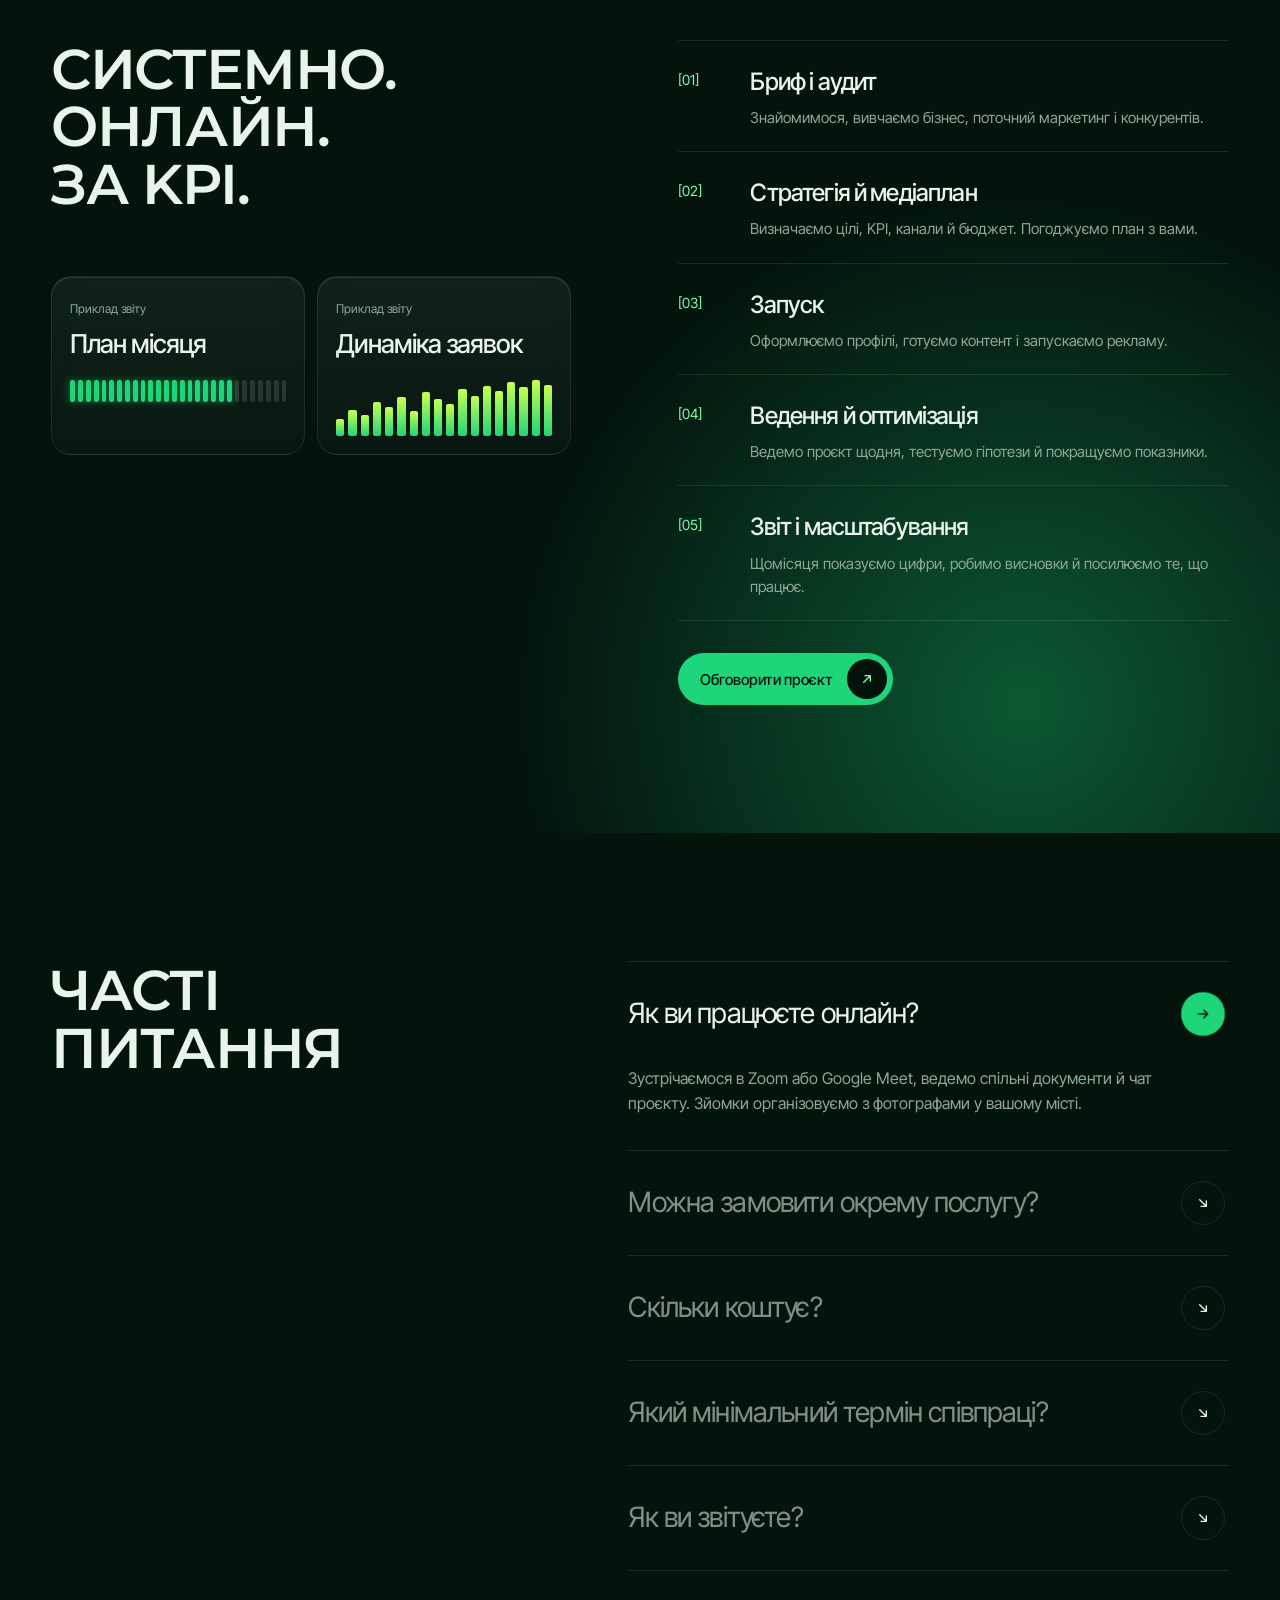
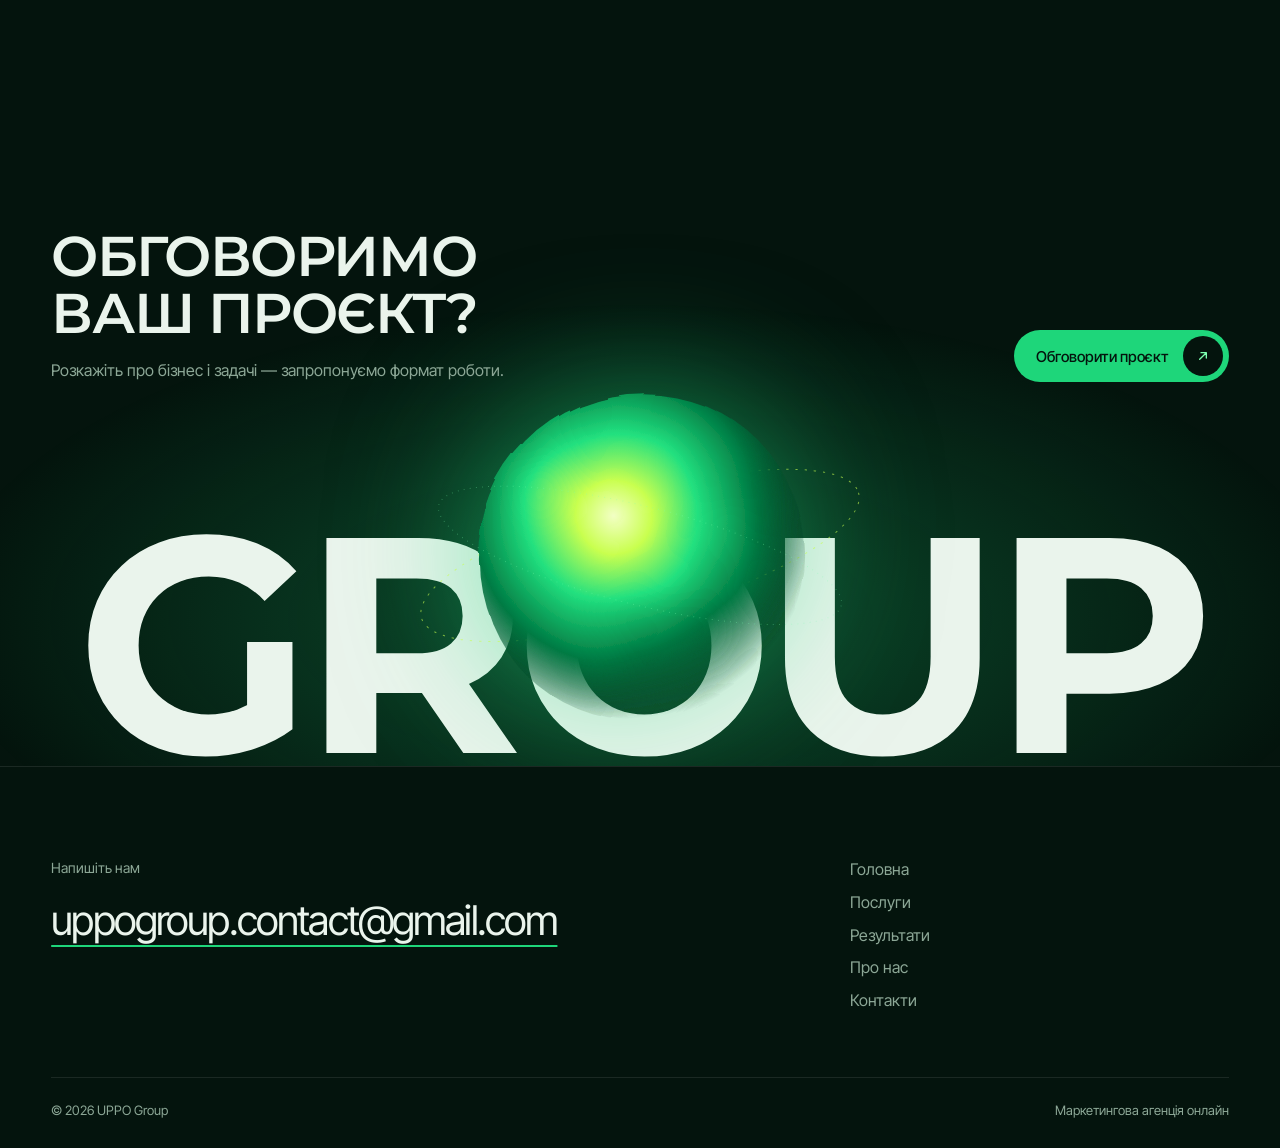
<file: services.html>
<!DOCTYPE html>
<html lang="uk">
<head>
<meta charset="utf-8">
<meta name="viewport" content="width=device-width, initial-scale=1">
<title>Послуги — UPPO Group</title>
<meta name="description" content="Стратегія, брендинг, SMM, реклама, сайти й аналітика. Комплексний маркетинг або окремі задачі.">
<meta property="og:title" content="Послуги — UPPO Group">
<meta property="og:description" content="Стратегія, брендинг, SMM, реклама, сайти й аналітика. Комплексний маркетинг або окремі задачі.">
<meta property="og:type" content="website">
<meta property="og:url" content="https://uppogroup.com/services">
<meta name="theme-color" content="#04140D">
<link rel="icon" href="favicon.svg" type="image/svg+xml">
<link rel="preconnect" href="https://fonts.googleapis.com">
<link rel="preconnect" href="https://fonts.gstatic.com" crossorigin>
<link href="https://fonts.googleapis.com/css2?family=Inter+Tight:ital,wght@0,300;0,400;0,500;0,600;1,500&family=Montserrat:wght@400;600;700;800&display=swap" rel="stylesheet">
<link rel="stylesheet" href="style.css">
<script>document.documentElement.classList.add('js')</script>
</head>
<body>
<header class="site-header">
  <div class="wrap nav">
    <a class="logo" href="index.html" aria-label="UPPO Group, на головну"><span class="logo-mark"></span>UPPO Group</a>
    <nav aria-label="Основне меню"><ul class="nav-pill"><li><a href="index.html">Головна</a></li><li><a href="services.html" aria-current="page">Послуги</a></li><li><a href="work.html">Результати</a></li><li><a href="about.html">Про нас</a></li><li><a href="contact.html">Контакти</a></li></ul></nav>
    <a class="btn btn-g nav-cta" href="contact.html">Обговорити проєкт<span class="ar"><svg viewBox="0 0 24 24" width="16" height="16" aria-hidden="true"><path d="M7 17L17 7M9 7h8v8" fill="none" stroke="currentColor" stroke-width="2" stroke-linecap="round" stroke-linejoin="round"/></svg></span></a>
    <button class="menu-toggle" aria-expanded="false" aria-controls="mobile-menu">Меню</button>
  </div>
  <nav class="mobile-menu" id="mobile-menu" aria-label="Мобільне меню">
    <a href="index.html">Головна</a>
    <a href="services.html">Послуги</a>
    <a href="work.html">Результати</a>
    <a href="about.html">Про нас</a>
    <a href="contact.html">Контакти</a>
    <a class="btn btn-g" href="contact.html">Обговорити проєкт<span class="ar"><svg viewBox="0 0 24 24" width="16" height="16" aria-hidden="true"><path d="M7 17L17 7M9 7h8v8" fill="none" stroke="currentColor" stroke-width="2" stroke-linecap="round" stroke-linejoin="round"/></svg></span></a>
  </nav>
</header>
<main>
<section class="page-hero"><div class="wrap"><span class="tag">6 напрямів</span><h1><span class="line"><span>Послуги</span></span></h1><p class="lead" data-reveal>Ведемо маркетинг комплексно щомісяця або беремо окремі задачі. Усе онлайн, з одним планом і прозорими звітами.</p></div></section>
<section class="section" style="padding-top:0"><div class="wrap"><div class="acc">
<details class="acc-item" name="svc" open><summary><span class="acc-num">[01]</span><span class="acc-title wide">Стратегія</span><span class="acc-ic"><svg viewBox="0 0 24 24" width="16" height="16" aria-hidden="true"><path d="M7 17L17 7M9 7h8v8" fill="none" stroke="currentColor" stroke-width="2" stroke-linecap="round" stroke-linejoin="round"/></svg></span></summary>
<div class="acc-body"><div class="note"><p class="small">Основа всієї роботи</p><a class="btn " href="contact.html">Обговорити<span class="ar"><svg viewBox="0 0 24 24" width="16" height="16" aria-hidden="true"><path d="M7 17L17 7M9 7h8v8" fill="none" stroke="currentColor" stroke-width="2" stroke-linecap="round" stroke-linejoin="round"/></svg></span></a></div><div class="acc-text"><p>Аудит бізнесу й конкурентів, аналіз аудиторії, позиціонування, медіаплан і KPI. Спочатку розуміємо, куди рухаємося і як міряємо результат.</p><ul class="dl"><li>Аудит маркетингу</li><li>Аналіз конкурентів і ЦА</li><li>Позиціонування</li><li>Медіаплан і бюджети</li><li>KPI на кожен канал</li><li>План на 3–6 місяців</li></ul></div></div></details>
<details class="acc-item" name="svc"><summary><span class="acc-num">[02]</span><span class="acc-title wide">Брендинг і дизайн</span><span class="acc-ic"><svg viewBox="0 0 24 24" width="16" height="16" aria-hidden="true"><path d="M7 17L17 7M9 7h8v8" fill="none" stroke="currentColor" stroke-width="2" stroke-linecap="round" stroke-linejoin="round"/></svg></span></summary>
<div class="acc-body"><div class="note"><p class="small">Щоб вас впізнавали</p><a class="btn " href="contact.html">Обговорити<span class="ar"><svg viewBox="0 0 24 24" width="16" height="16" aria-hidden="true"><path d="M7 17L17 7M9 7h8v8" fill="none" stroke="currentColor" stroke-width="2" stroke-linecap="round" stroke-linejoin="round"/></svg></span></a></div><div class="acc-text"><p>Айдентика, візуальний стиль і дизайн-система для соцмереж, реклами й сайту. Бренд виглядає цілісно на кожному кроці.</p><ul class="dl"><li>Логотип і айдентика</li><li>Брендбук</li><li>Візуальний стиль соцмереж</li><li>Рекламні креативи</li><li>Презентації й поліграфія</li></ul></div></div></details>
<details class="acc-item" name="svc"><summary><span class="acc-num">[03]</span><span class="acc-title wide">SMM і контент</span><span class="acc-ic"><svg viewBox="0 0 24 24" width="16" height="16" aria-hidden="true"><path d="M7 17L17 7M9 7h8v8" fill="none" stroke="currentColor" stroke-width="2" stroke-linecap="round" stroke-linejoin="round"/></svg></span></summary>
<div class="acc-body"><div class="note"><p class="small">Регулярна присутність</p><a class="btn " href="contact.html">Обговорити<span class="ar"><svg viewBox="0 0 24 24" width="16" height="16" aria-hidden="true"><path d="M7 17L17 7M9 7h8v8" fill="none" stroke="currentColor" stroke-width="2" stroke-linecap="round" stroke-linejoin="round"/></svg></span></a></div><div class="acc-text"><p>Ведемо Instagram, TikTok, Facebook і LinkedIn. Контент-план, тексти, дизайн, зйомки й робота з аудиторією.</p><ul class="dl"><li>Контент-стратегія</li><li>Контент-план і тексти</li><li>Дизайн публікацій</li><li>Reels і відео</li><li>Зйомки за планом</li><li>Модерація й комунікація</li></ul></div></div></details>
<details class="acc-item" name="svc"><summary><span class="acc-num">[04]</span><span class="acc-title wide">Реклама</span><span class="acc-ic"><svg viewBox="0 0 24 24" width="16" height="16" aria-hidden="true"><path d="M7 17L17 7M9 7h8v8" fill="none" stroke="currentColor" stroke-width="2" stroke-linecap="round" stroke-linejoin="round"/></svg></span></summary>
<div class="acc-body"><div class="note"><p class="small">Трафік і заявки</p><a class="btn " href="contact.html">Обговорити<span class="ar"><svg viewBox="0 0 24 24" width="16" height="16" aria-hidden="true"><path d="M7 17L17 7M9 7h8v8" fill="none" stroke="currentColor" stroke-width="2" stroke-linecap="round" stroke-linejoin="round"/></svg></span></a></div><div class="acc-text"><p>Таргетована реклама в Meta й TikTok, Google Ads. Тестуємо креативи й аудиторії, знижуємо вартість заявки й масштабуємо.</p><ul class="dl"><li>Таргет Meta</li><li>TikTok Ads</li><li>Google Ads</li><li>Ремаркетинг</li><li>Тестування креативів</li><li>Робота з інфлюенсерами</li></ul></div></div></details>
<details class="acc-item" name="svc"><summary><span class="acc-num">[05]</span><span class="acc-title wide">Сайти</span><span class="acc-ic"><svg viewBox="0 0 24 24" width="16" height="16" aria-hidden="true"><path d="M7 17L17 7M9 7h8v8" fill="none" stroke="currentColor" stroke-width="2" stroke-linecap="round" stroke-linejoin="round"/></svg></span></summary>
<div class="acc-body"><div class="note"><p class="small">Конверсія з трафіку</p><a class="btn " href="contact.html">Обговорити<span class="ar"><svg viewBox="0 0 24 24" width="16" height="16" aria-hidden="true"><path d="M7 17L17 7M9 7h8v8" fill="none" stroke="currentColor" stroke-width="2" stroke-linecap="round" stroke-linejoin="round"/></svg></span></a></div><div class="acc-text"><p>Лендинги й сайти, які перетворюють рекламний трафік на заявки. Дизайн, розробка, аналітика й базове SEO.</p><ul class="dl"><li>Структура й прототип</li><li>Дизайн</li><li>Адаптація під телефони</li><li>Розробка й запуск</li><li>Форми й інтеграції</li><li>Базове SEO</li></ul></div></div></details>
<details class="acc-item" name="svc"><summary><span class="acc-num">[06]</span><span class="acc-title wide">Аналітика</span><span class="acc-ic"><svg viewBox="0 0 24 24" width="16" height="16" aria-hidden="true"><path d="M7 17L17 7M9 7h8v8" fill="none" stroke="currentColor" stroke-width="2" stroke-linecap="round" stroke-linejoin="round"/></svg></span></summary>
<div class="acc-body"><div class="note"><p class="small">Рішення на основі цифр</p><a class="btn " href="contact.html">Обговорити<span class="ar"><svg viewBox="0 0 24 24" width="16" height="16" aria-hidden="true"><path d="M7 17L17 7M9 7h8v8" fill="none" stroke="currentColor" stroke-width="2" stroke-linecap="round" stroke-linejoin="round"/></svg></span></a></div><div class="acc-text"><p>Налаштовуємо відстеження, щомісяця звітуємо за KPI й коригуємо план на основі даних.</p><ul class="dl"><li>Google Analytics 4</li><li>Пікселі й події</li><li>UTM-розмітка</li><li>Дашборд показників</li><li>Щомісячний звіт</li><li>Рекомендації на місяць</li></ul></div></div></details>
</div>
</div></section>
<section class="section process">
  <div class="wrap pr">
    <div>
      <h2 class="wide" data-reveal>Системно.<br>Онлайн.<br>За KPI.</h2>
      <div class="widgets">
        <div class="glass wd" data-reveal><span class="small">Приклад звіту</span><b>План місяця</b><div class="prog" data-n="28" data-on="21"></div></div>
        <div class="glass wd" data-reveal><span class="small">Приклад звіту</span><b>Динаміка заявок</b><div class="bars"></div></div>
      </div>
    </div>
    <div data-reveal>
      <ol class="steps"><li><span class="n">[01]</span><h3>Бриф і аудит</h3><p>Знайомимося, вивчаємо бізнес, поточний маркетинг і конкурентів.</p></li><li><span class="n">[02]</span><h3>Стратегія й медіаплан</h3><p>Визначаємо цілі, KPI, канали й бюджет. Погоджуємо план з вами.</p></li><li><span class="n">[03]</span><h3>Запуск</h3><p>Оформлюємо профілі, готуємо контент і запускаємо рекламу.</p></li><li><span class="n">[04]</span><h3>Ведення й оптимізація</h3><p>Ведемо проєкт щодня, тестуємо гіпотези й покращуємо показники.</p></li><li><span class="n">[05]</span><h3>Звіт і масштабування</h3><p>Щомісяця показуємо цифри, робимо висновки й посилюємо те, що працює.</p></li></ol>
      <div style="margin-top:32px"><a class="btn btn-g" href="contact.html">Обговорити проєкт<span class="ar"><svg viewBox="0 0 24 24" width="16" height="16" aria-hidden="true"><path d="M7 17L17 7M9 7h8v8" fill="none" stroke="currentColor" stroke-width="2" stroke-linecap="round" stroke-linejoin="round"/></svg></span></a></div>
    </div>
  </div>
</section>
<section class="section faq">
  <div class="wrap two-col">
    <h2 class="wide" data-reveal>Часті<br>питання</h2>
    <div class="acc">
      <details class="acc-item" name="faq" open><summary><span class="acc-title">Як ви працюєте онлайн?</span><span class="acc-ic"><svg viewBox="0 0 24 24" width="16" height="16" aria-hidden="true"><path d="M7 17L17 7M9 7h8v8" fill="none" stroke="currentColor" stroke-width="2" stroke-linecap="round" stroke-linejoin="round"/></svg></span></summary><div class="acc-body"><p>Зустрічаємося в Zoom або Google Meet, ведемо спільні документи й чат проєкту. Зйомки організовуємо з фотографами у вашому місті.</p></div></details>
      <details class="acc-item" name="faq"><summary><span class="acc-title">Можна замовити окрему послугу?</span><span class="acc-ic"><svg viewBox="0 0 24 24" width="16" height="16" aria-hidden="true"><path d="M7 17L17 7M9 7h8v8" fill="none" stroke="currentColor" stroke-width="2" stroke-linecap="round" stroke-linejoin="round"/></svg></span></summary><div class="acc-body"><p>Так. Можна взяти комплексне ведення маркетингу або окрему задачу: сайт, айдентику чи рекламну кампанію.</p></div></details>
      <details class="acc-item" name="faq"><summary><span class="acc-title">Скільки коштує?</span><span class="acc-ic"><svg viewBox="0 0 24 24" width="16" height="16" aria-hidden="true"><path d="M7 17L17 7M9 7h8v8" fill="none" stroke="currentColor" stroke-width="2" stroke-linecap="round" stroke-linejoin="round"/></svg></span></summary><div class="acc-body"><p>Залежить від обсягу робіт. Після брифу надсилаємо пропозицію з кошторисом.</p></div></details>
      <details class="acc-item" name="faq"><summary><span class="acc-title">Який мінімальний термін співпраці?</span><span class="acc-ic"><svg viewBox="0 0 24 24" width="16" height="16" aria-hidden="true"><path d="M7 17L17 7M9 7h8v8" fill="none" stroke="currentColor" stroke-width="2" stroke-linecap="round" stroke-linejoin="round"/></svg></span></summary><div class="acc-body"><p>Рекомендуємо від трьох місяців. Цього часу достатньо, щоб протестувати гіпотези й побачити динаміку показників.</p></div></details>
      <details class="acc-item" name="faq"><summary><span class="acc-title">Як ви звітуєте?</span><span class="acc-ic"><svg viewBox="0 0 24 24" width="16" height="16" aria-hidden="true"><path d="M7 17L17 7M9 7h8v8" fill="none" stroke="currentColor" stroke-width="2" stroke-linecap="round" stroke-linejoin="round"/></svg></span></summary><div class="acc-body"><p>Щомісяця: що зроблено, ключові показники, висновки й план на наступний місяць.</p></div></details>
    </div>
  </div>
</section>
<section class="final">
  <div class="wrap final-row">
    <div><h2 class="wide" data-reveal>Обговоримо<br>ваш проєкт?</h2><p>Розкажіть про бізнес і задачі — запропонуємо формат роботи.</p></div>
    <a class="btn btn-g" href="contact.html">Обговорити проєкт<span class="ar"><svg viewBox="0 0 24 24" width="16" height="16" aria-hidden="true"><path d="M7 17L17 7M9 7h8v8" fill="none" stroke="currentColor" stroke-width="2" stroke-linecap="round" stroke-linejoin="round"/></svg></span></a>
  </div>
  <div class="hero-stage"><p class="wordmark" aria-hidden="true">Group</p><div class="orb-wrap" aria-hidden="true"><svg class="orb" viewBox="0 0 600 600">
<defs><radialGradient id="og3" cx="42%" cy="38%" r="62%"><stop offset="0" stop-color="#F2FFC4"/><stop offset=".18" stop-color="#C9FF4F"/><stop offset=".42" stop-color="#22E07F"/><stop offset=".7" stop-color="#007A43"/><stop offset="1" stop-color="#002A17" stop-opacity="0"/></radialGradient>
<filter id="ow3" x="-25%" y="-25%" width="150%" height="150%"><feTurbulence type="fractalNoise" baseFrequency=".005" numOctaves="2" seed="9"><animate attributeName="baseFrequency" dur="16s" values=".005;.009;.005" repeatCount="indefinite"/></feTurbulence><feDisplacementMap in="SourceGraphic" scale="34"/></filter></defs>
<ellipse class="ring" cx="300" cy="300" rx="296" ry="80" transform="rotate(-16 300 300)"/>
<circle cx="300" cy="300" r="215" fill="url(#og3)" filter="url(#ow3)"/>
<ellipse class="ring r2" cx="300" cy="300" rx="270" ry="64" transform="rotate(14 300 300)"/>
</svg></div></div>
</section>
</main>
<footer class="site-footer">
  <div class="wrap">
    <div class="footer-top">
      <div><p class="small" style="margin-bottom:10px">Напишіть нам</p><a class="footer-mail" href="mailto:uppogroup.contact@gmail.com">uppogroup.contact@gmail.com</a></div>
      <ul class="footer-links"><li><a href="index.html">Головна</a></li><li><a href="services.html">Послуги</a></li><li><a href="work.html">Результати</a></li><li><a href="about.html">Про нас</a></li><li><a href="contact.html">Контакти</a></li></ul>
          </div>
    <div class="footer-bottom"><span>© <span data-year>2026</span> UPPO Group</span><span>Маркетингова агенція онлайн</span></div>
  </div>
</footer>
<script src="main.js"></script>
</body>
</html>
</file>
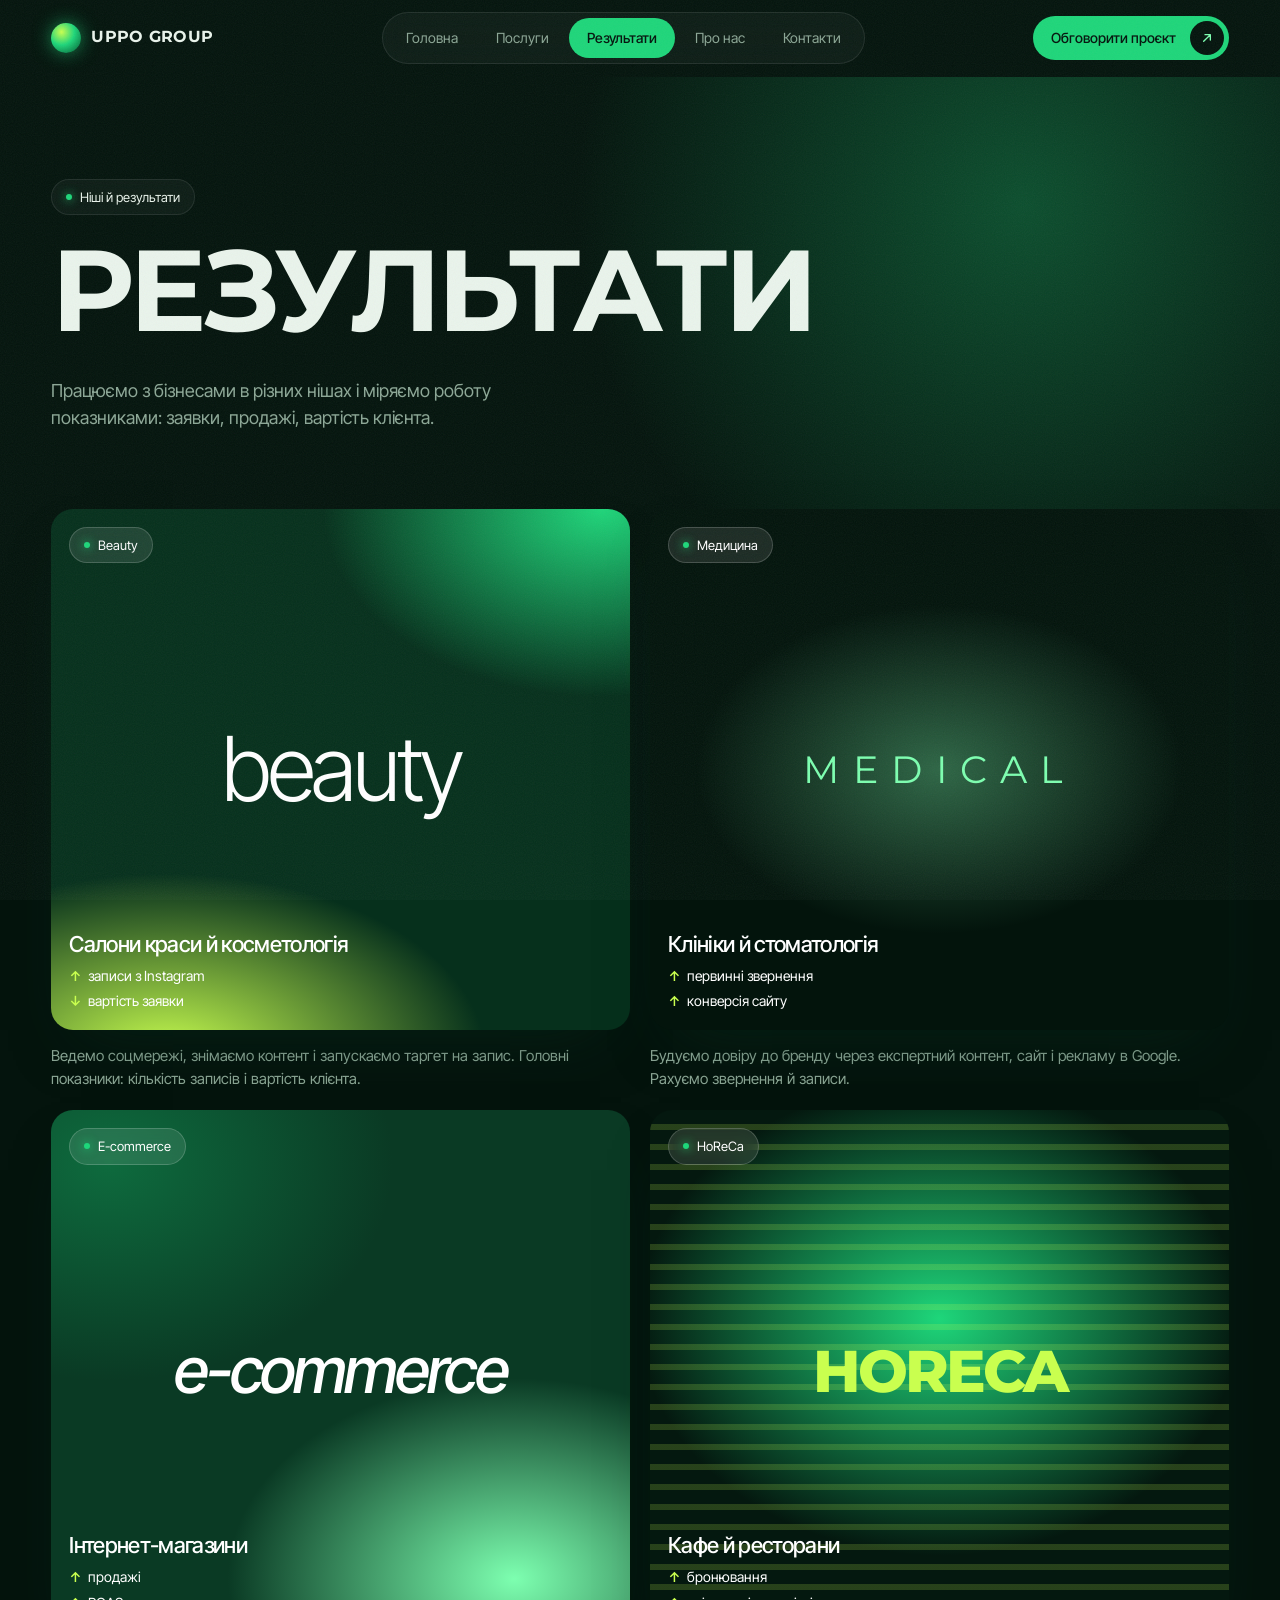
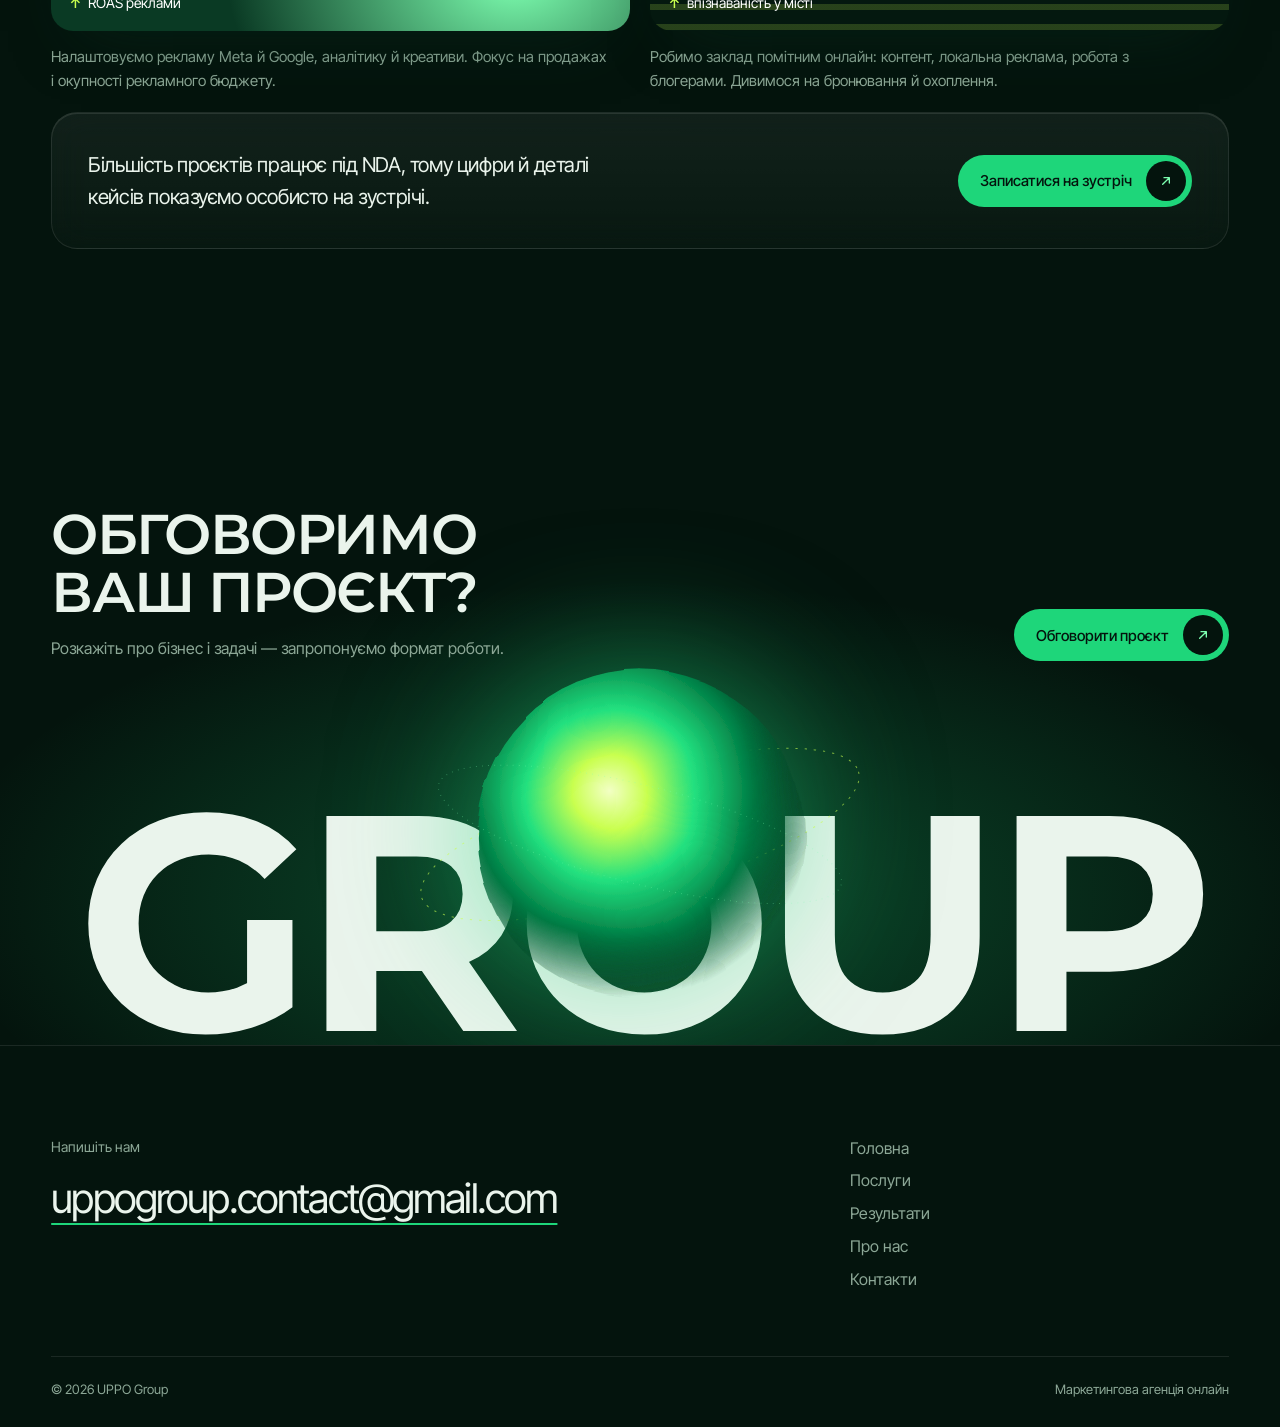
<file: work.html>
<!DOCTYPE html>
<html lang="uk">
<head>
<meta charset="utf-8">
<meta name="viewport" content="width=device-width, initial-scale=1">
<title>Результати — UPPO Group</title>
<meta name="description" content="Ніші, з якими працює UPPO Group, і показники, які ми покращуємо.">
<meta property="og:title" content="Результати — UPPO Group">
<meta property="og:description" content="Ніші, з якими працює UPPO Group, і показники, які ми покращуємо.">
<meta property="og:type" content="website">
<meta property="og:url" content="https://uppogroup.com/work">
<meta name="theme-color" content="#04140D">
<link rel="icon" href="favicon.svg" type="image/svg+xml">
<link rel="preconnect" href="https://fonts.googleapis.com">
<link rel="preconnect" href="https://fonts.gstatic.com" crossorigin>
<link href="https://fonts.googleapis.com/css2?family=Inter+Tight:ital,wght@0,300;0,400;0,500;0,600;1,500&family=Montserrat:wght@400;600;700;800&display=swap" rel="stylesheet">
<link rel="stylesheet" href="style.css">
<script>document.documentElement.classList.add('js')</script>
</head>
<body>
<header class="site-header">
  <div class="wrap nav">
    <a class="logo" href="index.html" aria-label="UPPO Group, на головну"><span class="logo-mark"></span>UPPO Group</a>
    <nav aria-label="Основне меню"><ul class="nav-pill"><li><a href="index.html">Головна</a></li><li><a href="services.html">Послуги</a></li><li><a href="work.html" aria-current="page">Результати</a></li><li><a href="about.html">Про нас</a></li><li><a href="contact.html">Контакти</a></li></ul></nav>
    <a class="btn btn-g nav-cta" href="contact.html">Обговорити проєкт<span class="ar"><svg viewBox="0 0 24 24" width="16" height="16" aria-hidden="true"><path d="M7 17L17 7M9 7h8v8" fill="none" stroke="currentColor" stroke-width="2" stroke-linecap="round" stroke-linejoin="round"/></svg></span></a>
    <button class="menu-toggle" aria-expanded="false" aria-controls="mobile-menu">Меню</button>
  </div>
  <nav class="mobile-menu" id="mobile-menu" aria-label="Мобільне меню">
    <a href="index.html">Головна</a>
    <a href="services.html">Послуги</a>
    <a href="work.html">Результати</a>
    <a href="about.html">Про нас</a>
    <a href="contact.html">Контакти</a>
    <a class="btn btn-g" href="contact.html">Обговорити проєкт<span class="ar"><svg viewBox="0 0 24 24" width="16" height="16" aria-hidden="true"><path d="M7 17L17 7M9 7h8v8" fill="none" stroke="currentColor" stroke-width="2" stroke-linecap="round" stroke-linejoin="round"/></svg></span></a>
  </nav>
</header>
<main>
<section class="page-hero"><div class="wrap"><span class="tag">Ніші й результати</span><h1><span class="line"><span>Результати</span></span></h1><p class="lead" data-reveal>Працюємо з бізнесами в різних нішах і міряємо роботу показниками: заявки, продажі, вартість клієнта.</p></div></section>
<section class="section" style="padding-top:0"><div class="wrap">
<div class="cases-grid">
<div data-reveal><a class="case a1" href="work.html"><span class="tag">Beauty</span><span class="mk" aria-hidden="true">beauty</span><div class="case-foot"><h3>Салони краси й косметологія</h3><ul class="kpi"><li><b>↑</b>записи з Instagram</li><li><b>↓</b>вартість заявки</li></ul></div></a><p class="desc">Ведемо соцмережі, знімаємо контент і запускаємо таргет на запис. Головні показники: кількість записів і вартість клієнта.</p></div>
<div data-reveal><a class="case a2" href="work.html"><span class="tag">Медицина</span><span class="mk" aria-hidden="true">MEDICAL</span><div class="case-foot"><h3>Клініки й стоматологія</h3><ul class="kpi"><li><b>↑</b>первинні звернення</li><li><b>↑</b>конверсія сайту</li></ul></div></a><p class="desc">Будуємо довіру до бренду через експертний контент, сайт і рекламу в Google. Рахуємо звернення й записи.</p></div>
<div data-reveal><a class="case a3" href="work.html"><span class="tag">E-commerce</span><span class="mk" aria-hidden="true">e-commerce</span><div class="case-foot"><h3>Інтернет-магазини</h3><ul class="kpi"><li><b>↑</b>продажі</li><li><b>↑</b>ROAS реклами</li></ul></div></a><p class="desc">Налаштовуємо рекламу Meta й Google, аналітику й креативи. Фокус на продажах і окупності рекламного бюджету.</p></div>
<div data-reveal><a class="case a4" href="work.html"><span class="tag">HoReCa</span><span class="mk" aria-hidden="true">HORECA</span><div class="case-foot"><h3>Кафе й ресторани</h3><ul class="kpi"><li><b>↑</b>бронювання</li><li><b>↑</b>впізнаваність у місті</li></ul></div></a><p class="desc">Робимо заклад помітним онлайн: контент, локальна реклама, робота з блогерами. Дивимося на бронювання й охоплення.</p></div>
</div>
<div class="glass nda" data-reveal><p>Більшість проєктів працює під NDA, тому цифри й деталі кейсів показуємо особисто на зустрічі.</p><a class="btn btn-g" href="contact.html">Записатися на зустріч<span class="ar"><svg viewBox="0 0 24 24" width="16" height="16" aria-hidden="true"><path d="M7 17L17 7M9 7h8v8" fill="none" stroke="currentColor" stroke-width="2" stroke-linecap="round" stroke-linejoin="round"/></svg></span></a></div>
</div></section>
<section class="final">
  <div class="wrap final-row">
    <div><h2 class="wide" data-reveal>Обговоримо<br>ваш проєкт?</h2><p>Розкажіть про бізнес і задачі — запропонуємо формат роботи.</p></div>
    <a class="btn btn-g" href="contact.html">Обговорити проєкт<span class="ar"><svg viewBox="0 0 24 24" width="16" height="16" aria-hidden="true"><path d="M7 17L17 7M9 7h8v8" fill="none" stroke="currentColor" stroke-width="2" stroke-linecap="round" stroke-linejoin="round"/></svg></span></a>
  </div>
  <div class="hero-stage"><p class="wordmark" aria-hidden="true">Group</p><div class="orb-wrap" aria-hidden="true"><svg class="orb" viewBox="0 0 600 600">
<defs><radialGradient id="og4" cx="42%" cy="38%" r="62%"><stop offset="0" stop-color="#F2FFC4"/><stop offset=".18" stop-color="#C9FF4F"/><stop offset=".42" stop-color="#22E07F"/><stop offset=".7" stop-color="#007A43"/><stop offset="1" stop-color="#002A17" stop-opacity="0"/></radialGradient>
<filter id="ow4" x="-25%" y="-25%" width="150%" height="150%"><feTurbulence type="fractalNoise" baseFrequency=".005" numOctaves="2" seed="12"><animate attributeName="baseFrequency" dur="16s" values=".005;.009;.005" repeatCount="indefinite"/></feTurbulence><feDisplacementMap in="SourceGraphic" scale="34"/></filter></defs>
<ellipse class="ring" cx="300" cy="300" rx="296" ry="80" transform="rotate(-16 300 300)"/>
<circle cx="300" cy="300" r="215" fill="url(#og4)" filter="url(#ow4)"/>
<ellipse class="ring r2" cx="300" cy="300" rx="270" ry="64" transform="rotate(14 300 300)"/>
</svg></div></div>
</section>
</main>
<footer class="site-footer">
  <div class="wrap">
    <div class="footer-top">
      <div><p class="small" style="margin-bottom:10px">Напишіть нам</p><a class="footer-mail" href="mailto:uppogroup.contact@gmail.com">uppogroup.contact@gmail.com</a></div>
      <ul class="footer-links"><li><a href="index.html">Головна</a></li><li><a href="services.html">Послуги</a></li><li><a href="work.html">Результати</a></li><li><a href="about.html">Про нас</a></li><li><a href="contact.html">Контакти</a></li></ul>
          </div>
    <div class="footer-bottom"><span>© <span data-year>2026</span> UPPO Group</span><span>Маркетингова агенція онлайн</span></div>
  </div>
</footer>
<script src="main.js"></script>
</body>
</html>
</file>
<file: style.css>
:root{
  --bg:#04140D; --bg2:#082016; --card:rgba(255,255,255,.04); --gb:rgba(255,255,255,.09);
  --g1:#1ED67A; --g2:#7DFFB0; --lime:#C9FF4F; --text:#EAF4EC; --muted:#8CA796;
  --light:#E8EFE9; --ink:#06291A; --ink-m:#98AE9F;
  --wide:"Montserrat",system-ui,sans-serif; --sans:"Inter Tight",system-ui,sans-serif;
  --pad:clamp(18px,4vw,56px); color-scheme:dark;
}
*{box-sizing:border-box;margin:0;padding:0}
html,body{overflow-x:clip}
html{scroll-behavior:smooth}
body{font-family:var(--sans);font-size:16px;line-height:1.55;color:var(--text);background:var(--bg);-webkit-font-smoothing:antialiased}
body::after{content:"";position:fixed;inset:0;pointer-events:none;z-index:90;opacity:.06;background-image:url("data:image/svg+xml,%3Csvg xmlns='http://www.w3.org/2000/svg' width='160' height='160'%3E%3Cfilter id='n'%3E%3CfeTurbulence type='fractalNoise' baseFrequency='.9' numOctaves='2'/%3E%3C/filter%3E%3Crect width='100%25' height='100%25' filter='url(%23n)'/%3E%3C/svg%3E")}
a{color:inherit}
::selection{background:var(--g1);color:var(--bg)}
:focus-visible{outline:2px solid var(--g2);outline-offset:3px;border-radius:8px}
.wrap{max-width:1380px;margin:0 auto;padding:0 var(--pad)}
p{max-width:62ch}
h1,h2,h3{font-weight:500}
h1{font-size:clamp(46px,6.3vw,104px);line-height:.94;letter-spacing:-.055em}
.wide{font-family:var(--wide);text-transform:uppercase;font-weight:600;letter-spacing:-.025em;line-height:1.02}
h2.wide{font-size:clamp(32px,4.4vw,74px)}
.g{color:var(--g2)}
.m{color:var(--ink-m)}
.small{font-size:14px;color:var(--muted)}
.section{padding:clamp(80px,10vw,150px) 0}

/* Pills & glass */
.tag{display:inline-flex;align-items:center;gap:8px;padding:7px 14px;border:1px solid var(--gb);border-radius:999px;font-size:13px;background:var(--card);backdrop-filter:blur(10px);-webkit-backdrop-filter:blur(10px);white-space:nowrap}
.tag::before{content:"";width:6px;height:6px;border-radius:50%;background:var(--g1);box-shadow:0 0 10px var(--g1)}
.glass{background:linear-gradient(180deg,rgba(255,255,255,.06),rgba(255,255,255,.02));border:1px solid var(--gb);border-radius:26px;backdrop-filter:blur(18px);-webkit-backdrop-filter:blur(18px);box-shadow:inset 0 1px 0 rgba(255,255,255,.1)}

/* Buttons */
.btn{display:inline-flex;align-items:center;gap:14px;padding:6px 6px 6px 22px;border-radius:999px;font:500 15px var(--sans);text-decoration:none;background:var(--text);color:var(--bg);border:0;cursor:pointer;white-space:nowrap;transition:transform .25s,box-shadow .25s}
.btn:hover{transform:translateY(-2px)}
.ar{width:40px;height:40px;border-radius:50%;background:var(--bg);color:var(--text);display:grid;place-items:center;flex:none;transition:transform .4s cubic-bezier(.2,.8,.2,1)}
.btn:hover .ar,.acc-item[open] .acc-ic{transform:rotate(45deg)}
.btn-g{background:var(--g1);color:var(--bg);box-shadow:0 0 0 rgba(30,214,122,0)}
.btn-g:hover{box-shadow:0 10px 40px -8px rgba(30,214,122,.7)}
.btn-g .ar{color:var(--g2)}
.btn-ghost{padding:15px 24px;background:var(--card);color:var(--text);border:1px solid var(--gb)}
.btn-ghost:hover{border-color:var(--g1)}
.btn-dark{background:var(--ink);color:var(--light)} .btn-dark .ar{background:var(--g1);color:var(--ink)}

/* Header */
.site-header{position:sticky;top:0;z-index:60;padding:12px 0;transition:background .3s,border-color .3s;border-bottom:1px solid transparent}
.site-header.scrolled{background:rgba(4,20,13,.72);backdrop-filter:blur(16px);-webkit-backdrop-filter:blur(16px);border-bottom-color:var(--gb)}
.nav{display:flex;align-items:center;justify-content:space-between;gap:20px}
.logo{display:flex;align-items:center;gap:10px;font-family:var(--wide);font-weight:700;font-size:16px;text-transform:uppercase;letter-spacing:.02em;text-decoration:none;white-space:nowrap}
.logo-mark{width:30px;height:30px;border-radius:50%;flex:none;background:radial-gradient(circle at 35% 30%,var(--lime),var(--g1) 45%,#00552F 100%);box-shadow:0 0 18px rgba(30,214,122,.6)}
.nav-pill{display:flex;gap:2px;padding:5px;list-style:none;border-radius:999px;background:var(--card);border:1px solid var(--gb);backdrop-filter:blur(14px);-webkit-backdrop-filter:blur(14px)}
.nav-pill a{display:block;padding:9px 18px;border-radius:999px;text-decoration:none;font-size:14px;color:var(--muted);transition:color .2s,background .2s}
.nav-pill a:hover{color:var(--text)}
.nav-pill a[aria-current]{background:var(--g1);color:var(--bg);font-weight:500}
.nav .btn{padding:5px 5px 5px 18px;font-size:14px}.nav .btn .ar{width:34px;height:34px}
.menu-toggle{display:none;background:var(--g1);border:0;border-radius:999px;padding:10px 20px;font:500 14px var(--sans);color:var(--bg);cursor:pointer}
.mobile-menu{display:none}
@media (max-width:900px){
  .nav-pill,.nav .nav-cta{display:none}
  .menu-toggle{display:block}
  .site-header.is-open{background:rgba(4,20,13,.96)}
  .site-header.is-open .mobile-menu{display:flex;flex-direction:column;gap:2px;padding:18px var(--pad) 30px}
  .mobile-menu a{font-family:var(--wide);text-transform:uppercase;font-size:30px;font-weight:600;text-decoration:none;letter-spacing:-.02em}
  .mobile-menu .btn{margin-top:18px;font-family:var(--sans);text-transform:none;font-size:15px;align-self:flex-start;letter-spacing:0}
}

/* Hero */
.hero{position:relative;overflow:hidden;min-height:calc(100svh - 66px);display:flex;flex-direction:column;padding-top:clamp(16px,2vw,32px)}
.hero::before{content:"";position:absolute;left:50%;bottom:-20%;width:120vw;height:80vh;transform:translateX(-50%);background:radial-gradient(closest-side,rgba(30,214,122,.28),rgba(30,214,122,0));pointer-events:none}
.hero-top{position:relative;z-index:3;display:grid;grid-template-columns:1.35fr 1fr;gap:40px;align-items:start}
.hero h1{margin-top:22px}
.line{display:block;overflow:hidden;padding-bottom:.07em}
.line>span{display:inline-block;animation:up 1.1s cubic-bezier(.2,.8,.2,1) both}
.line:nth-child(2)>span{animation-delay:.1s}.line:nth-child(3)>span{animation-delay:.2s}
@keyframes up{from{transform:translateY(110%)}}
.h1-note{display:inline-block;font-size:13px;line-height:1.25;letter-spacing:0;font-weight:400;color:var(--muted);vertical-align:top;margin:.5em 0 0 .7em}
.rotator{display:inline-grid;color:var(--g2)}
.rotator>span{grid-area:1/1;transform:translateY(100%);opacity:0;transition:transform .7s cubic-bezier(.7,0,.2,1),opacity .7s}
.rotator>span.on{transform:none;opacity:1}.rotator>span.out{transform:translateY(-100%);opacity:0}
.hero-sub{max-width:40ch;color:var(--muted);margin:20px 0 24px;font-size:17px;animation:fade 1s .5s both}
.hero-actions{display:flex;gap:10px;flex-wrap:wrap;animation:fade 1s .6s both}
@keyframes fade{from{opacity:0;transform:translateY(14px)}}
.hero-card{justify-self:end;width:min(100%,330px);padding:14px;animation:fade 1s .8s both}
.mini{height:130px;border-radius:18px;position:relative;overflow:hidden;background:radial-gradient(80% 90% at 70% 110%,var(--lime) 0,rgba(201,255,79,0) 50%),radial-gradient(70% 80% at 20% 0%,var(--g1) 0,rgba(30,214,122,0) 60%),#06301C;padding:14px;display:flex;justify-content:space-between;font-size:12px;animation:glow 8s ease-in-out infinite alternate;background-size:140% 140%}
@keyframes glow{to{background-position:100% 60%}}
.stats2{display:grid;grid-template-columns:1fr 1fr;gap:14px;padding:18px 8px 6px}
.stat b{display:block;font-weight:400;font-size:46px;letter-spacing:-.06em;line-height:1}
.stat span{font-size:12px;color:var(--muted);display:block;margin-top:6px;line-height:1.35}
.hero-stage{position:relative;flex:1;display:flex;align-items:flex-end;min-height:clamp(170px,21vw,340px);margin-top:0}
.wordmark{position:relative;z-index:1;width:100%;text-align:center;font-family:var(--wide);font-weight:700;text-transform:uppercase;font-size:clamp(100px,24vw,380px);line-height:.76;letter-spacing:-.04em;white-space:nowrap;padding-bottom:.02em;animation:fade 1.2s .2s both}
.orb-wrap{position:absolute;z-index:2;left:50%;bottom:-8%;width:clamp(260px,36vw,560px);aspect-ratio:1;transform:translate(calc(-50% + var(--mx,0)*24px),calc(var(--my,0)*18px));pointer-events:none;transition:transform .6s cubic-bezier(.2,.8,.2,1)}
.orb{width:100%;height:100%;overflow:visible;filter:drop-shadow(0 0 70px rgba(30,214,122,.55));animation:breathe 9s ease-in-out infinite alternate}
@keyframes breathe{from{transform:scale(.97) rotate(-4deg)}to{transform:scale(1.04) rotate(6deg)}}
.ring{fill:none;stroke:rgba(201,255,79,.6);stroke-width:1.3;stroke-dasharray:3 9;animation:dash 22s linear infinite}
.ring.r2{stroke:rgba(125,255,176,.4);stroke-dasharray:1 7;animation-duration:32s;animation-direction:reverse}
@keyframes dash{to{stroke-dashoffset:-480}}

/* Manifesto */
.mf{display:grid;grid-template-columns:220px 1fr;gap:40px}
.statement{font-size:clamp(30px,4.2vw,68px);line-height:1.06;letter-spacing:-.05em;font-weight:500}
.statement .w{opacity:.16;transition:opacity .35s}
.statement .w.lit{opacity:1}
.pi{display:inline-block;width:1.7em;height:.8em;border-radius:999px;vertical-align:-.04em;margin:0 .06em;background-size:220% 220%;animation:pan 6s ease-in-out infinite alternate}
.p1{background-image:radial-gradient(circle at 30% 50%,var(--lime),var(--g1) 45%,#003D22 90%)}
.p2{background-image:linear-gradient(110deg,#062A1A,var(--g1),var(--lime),#062A1A)}
.p3{background-image:radial-gradient(circle at 70% 40%,var(--g2),#00894B 55%,#04140D)}
@keyframes pan{to{background-position:100% 100%}}

/* Bento */
.bento{display:grid;grid-template-columns:1.25fr 1fr;gap:16px}
.b1{grid-row:span 2;padding:clamp(24px,3vw,40px);display:flex;flex-direction:column;align-items:center;text-align:center;gap:18px}
.b1 h3{font-size:clamp(26px,2.6vw,38px);letter-spacing:-.04em;line-height:1.1;max-width:16ch}
.b1 .vis{width:100%;flex:1;min-height:260px;border-radius:20px;margin-top:8px;position:relative;overflow:hidden;background:repeating-linear-gradient(180deg,rgba(201,255,79,0) 0 16px,rgba(201,255,79,.12) 16px 22px),radial-gradient(60% 80% at 50% 110%,var(--g1),rgba(30,214,122,0) 70%),#05271A}
.b1 .vis i{position:absolute;width:42%;aspect-ratio:1;left:29%;bottom:-12%;border-radius:50%;background:radial-gradient(circle at 40% 35%,#F2FFC4,var(--lime) 18%,var(--g1) 45%,rgba(0,122,67,0) 72%);filter:blur(2px);animation:breathe 7s ease-in-out infinite alternate}
.bx{padding:clamp(24px,3vw,36px);display:flex;flex-direction:column;justify-content:space-between;gap:24px;min-height:250px}
.bx .big{font-size:clamp(72px,9vw,140px);font-weight:400;letter-spacing:-.07em;line-height:.85}
.bx .row{display:flex;justify-content:space-between;align-items:end;gap:20px}
.chips-s{display:flex;flex-wrap:wrap;gap:6px;justify-content:flex-end;max-width:260px}
.chips-s span{font-size:12px;padding:5px 11px;border:1px solid var(--gb);border-radius:999px;color:var(--muted)}

/* Clients marquee */
.clients{display:flex;align-items:center;gap:40px;padding:34px 0;border-top:1px solid var(--gb);border-bottom:1px solid var(--gb);margin-top:clamp(60px,7vw,100px)}
.clients>p{flex:none;font-size:13px;color:var(--muted);max-width:14ch;line-height:1.35}
.cm{flex:1;overflow:hidden;-webkit-mask-image:linear-gradient(90deg,transparent,#000 12%,#000 88%,transparent);mask-image:linear-gradient(90deg,transparent,#000 12%,#000 88%,transparent)}
.cm-track{display:flex;gap:64px;width:max-content;animation:marq 30s linear infinite;align-items:center}
.cm-track span{color:rgba(234,244,236,.45);font-size:26px;white-space:nowrap}
.cm-track .f1{font-family:var(--wide);font-weight:700;letter-spacing:.2em;font-size:20px}
.cm-track .f2{font-weight:300;letter-spacing:-.04em;font-size:30px}
.cm-track .f3{font-style:italic;font-weight:500}
.cm-track .f4{font-family:var(--wide);font-weight:800;letter-spacing:-.05em}
@keyframes marq{to{transform:translateX(-50%)}}

/* Accordion */
.sec-head{display:flex;justify-content:space-between;align-items:end;gap:32px;margin-bottom:clamp(40px,5vw,72px)}
.sec-head p{max-width:30ch}
.acc-item{border-top:1px solid var(--gb)}
.acc-item:last-child{border-bottom:1px solid var(--gb)}
.acc-item summary{list-style:none;cursor:pointer;display:grid;grid-template-columns:110px 1fr 48px;align-items:center;gap:20px;padding:clamp(20px,2.4vw,30px) 0}
.acc-item summary::-webkit-details-marker{display:none}
.acc-num{color:var(--muted);font-size:15px}
.acc-title{font-size:clamp(24px,3.4vw,50px);color:rgba(234,244,236,.55);transition:color .3s,transform .4s}
.acc-item summary:hover .acc-title,.acc-item[open] .acc-title{color:var(--text)}
.acc-item summary:hover .acc-title{transform:translateX(10px)}
.acc-ic{width:44px;height:44px;border-radius:50%;display:grid;place-items:center;border:1px solid var(--gb);transform:rotate(90deg);transition:transform .4s,background .3s,color .3s}
.acc-item[open] .acc-ic{background:var(--g1);color:var(--bg);border-color:var(--g1)}
.acc-body{display:grid;grid-template-columns:110px 1fr 1.1fr;gap:20px;padding:4px 0 34px;animation:fade .6s both}
.acc-body .note{grid-column:1/3;display:flex;flex-direction:column;justify-content:space-between;gap:24px;padding-left:130px}
.acc-body .note .small{max-width:22ch}
.acc-text p{color:var(--muted);margin-bottom:16px}
.dl{list-style:none;columns:2;column-gap:20px;font-size:14px}
.dl li{padding:7px 0;border-bottom:1px solid var(--gb);break-inside:avoid}
.dl li::before{content:"";display:inline-block;width:6px;height:6px;border-radius:50%;background:var(--g1);margin-right:9px;vertical-align:middle;box-shadow:0 0 8px var(--g1)}

/* Light section + horizontal cases */
.light{background:var(--light);color:var(--ink);border-radius:clamp(24px,3vw,40px);margin:0 clamp(6px,1vw,14px)}
.light .small{color:#5E7867}
.tight{font-weight:600;text-transform:uppercase;letter-spacing:-.065em;line-height:.95;font-size:clamp(32px,4.2vw,68px);max-width:18ch}
.light-head{display:flex;justify-content:space-between;align-items:end;gap:32px}
.hs{position:relative}
.hs-sticky{position:sticky;top:0;height:100vh;overflow:hidden;display:flex;flex-direction:column;justify-content:center;gap:clamp(28px,4vh,52px);padding-top:66px}
.hs-track{display:flex;gap:18px;padding:30px var(--pad) 10px;width:max-content;will-change:transform;align-items:flex-start}
.hs-bar{height:2px;background:rgba(6,41,26,.12);margin:0 var(--pad);border-radius:2px;overflow:hidden}
.hs-bar i{display:block;height:100%;background:var(--ink);transform-origin:left;transform:scaleX(0)}
.case{flex:none;width:min(76vw,370px);aspect-ratio:3/4;max-height:50vh;border-radius:22px;position:relative;overflow:hidden;color:#fff;padding:18px;display:flex;flex-direction:column;justify-content:space-between;text-decoration:none;box-shadow:0 30px 60px -30px rgba(6,41,26,.6);transition:transform .5s cubic-bezier(.2,.8,.2,1)}
.hs-track .case:nth-child(even){transform:translateY(-26px)}
.case:hover{transform:translateY(-8px)!important}
.case .tag{color:#fff;align-self:flex-start;background:rgba(255,255,255,.1);border-color:rgba(255,255,255,.18)}
.case .mk{position:absolute;inset:0;display:grid;place-items:center;text-align:center;line-height:.92;pointer-events:none;transition:transform .8s cubic-bezier(.2,.8,.2,1)}
.case:hover .mk{transform:scale(1.08)}
.case-bot{position:relative;display:flex;justify-content:space-between;align-items:end;gap:14px}
.case-bot h3{font-size:30px;letter-spacing:-.04em;line-height:1}
.case-bot p{font-size:12px;opacity:.75;max-width:20ch;text-align:right;line-height:1.35}
.a1{background:radial-gradient(110% 70% at 20% 105%,var(--lime) 0,rgba(201,255,79,0) 50%),radial-gradient(80% 60% at 95% 0%,var(--g1) 0,rgba(30,214,122,0) 60%),#06301C}
.a1 .mk{font-weight:300;font-size:clamp(64px,7vw,100px);letter-spacing:-.06em}
.a2{background:radial-gradient(60% 45% at 50% 50%,rgba(125,255,176,.35),rgba(125,255,176,0) 70%),#03140C}
.a2 .mk{font-family:var(--wide);font-weight:400;font-size:clamp(28px,3vw,40px);letter-spacing:.35em;color:var(--g2)}
.a3{background:radial-gradient(90% 70% at 80% 90%,var(--g2) 0,rgba(125,255,176,0) 55%),radial-gradient(70% 60% at 10% 10%,#0E6B3E 0,rgba(14,107,62,0) 70%),#0A3A24}
.a3 .mk{font-weight:500;font-style:italic;font-size:clamp(46px,5vw,70px);letter-spacing:-.05em}
.a4{background:repeating-linear-gradient(180deg,rgba(201,255,79,0) 0 14px,rgba(201,255,79,.18) 14px 20px),radial-gradient(80% 70% at 50% 40%,var(--g1) 0,rgba(30,214,122,0) 65%),#04180F}
.a4 .mk{font-family:var(--wide);font-weight:800;font-size:clamp(40px,4.6vw,64px);letter-spacing:-.05em;color:var(--lime)}
.a5{background:var(--ink);color:var(--light);justify-content:flex-end;gap:20px}
.a5 h3{font-size:34px;letter-spacing:-.045em;line-height:1}
@media (max-width:900px){
  .hs-sticky{position:static;height:auto;padding:clamp(70px,10vw,110px) 0}
  .hs-track{width:auto;overflow-x:auto;scroll-snap-type:x mandatory;transform:none!important;padding-bottom:20px;align-items:stretch}
  .hs-track .case{scroll-snap-align:center;max-height:none}
  .hs-track .case:nth-child(even){transform:none}
  .hs-bar{display:none}
}

/* Process */
.process{position:relative;overflow:hidden}
.process::before{content:"";position:absolute;right:-20vw;bottom:-30vw;width:80vw;height:80vw;border-radius:50%;background:radial-gradient(closest-side,rgba(30,214,122,.35),rgba(30,214,122,0));pointer-events:none}
.pr{position:relative;display:grid;grid-template-columns:1fr 1fr;gap:clamp(40px,6vw,96px)}
.widgets{display:grid;grid-template-columns:1fr 1fr;gap:12px;margin-top:clamp(40px,5vw,72px);max-width:520px}
.wd{padding:18px;border-radius:20px}
.wd .small{font-size:12px}
.wd b{display:block;font-size:26px;font-weight:500;letter-spacing:-.04em;margin:4px 0 16px}
.prog{display:flex;gap:3px;height:22px}
.prog i{flex:1;border-radius:2px;background:rgba(255,255,255,.12)}
.prog i.on{background:var(--g1);box-shadow:0 0 8px rgba(30,214,122,.6)}
.bars{display:flex;gap:4px;align-items:flex-end;height:56px}
.bars i{flex:1;height:var(--h);border-radius:2px;background:linear-gradient(180deg,var(--lime),var(--g1));transform:scaleY(0);transform-origin:bottom;transition:transform .9s cubic-bezier(.2,.8,.2,1);transition-delay:calc(var(--i)*35ms)}
.wd.in .bars i,html:not(.js) .bars i{transform:none}
.prog i{transition:background .3s calc(var(--i)*40ms)}
.steps{list-style:none}
.steps li{display:grid;grid-template-columns:56px 1fr;gap:6px 16px;padding:22px 0;border-top:1px solid var(--gb)}
.steps li:last-child{border-bottom:1px solid var(--gb)}
.steps .n{color:var(--g2);font-size:14px;padding-top:6px}
.steps h3{font-size:24px;letter-spacing:-.035em}
.steps p{grid-column:2;color:var(--muted);font-size:15px}

/* Final */
.final{position:relative;overflow:hidden;padding-top:clamp(80px,10vw,150px)}
.final::before{content:"";position:absolute;left:50%;bottom:-25%;width:110vw;height:70vh;transform:translateX(-50%);background:radial-gradient(closest-side,rgba(30,214,122,.3),rgba(30,214,122,0));pointer-events:none}
.final-row{position:relative;z-index:3;display:flex;justify-content:space-between;align-items:end;gap:32px;flex-wrap:wrap}
.final-row p{color:var(--muted);margin:16px 0 0}
.final .hero-stage{min-height:clamp(220px,26vw,420px);margin-top:clamp(30px,4vw,60px)}

/* Reveal */
html.js [data-reveal]{opacity:0;transform:translateY(46px);transition:opacity 1s cubic-bezier(.2,.8,.2,1),transform 1s cubic-bezier(.2,.8,.2,1)}
html.js [data-reveal].in{opacity:1;transform:none}

/* Inner pages */
.page-hero{position:relative;overflow:hidden;padding:clamp(56px,8vw,120px) 0 clamp(48px,6vw,90px)}
.page-hero::before{content:"";position:absolute;right:-15vw;top:-25vw;width:70vw;height:70vw;border-radius:50%;background:radial-gradient(closest-side,rgba(30,214,122,.3),rgba(30,214,122,0));pointer-events:none;animation:breathe 10s ease-in-out infinite alternate}
.page-hero .wrap{position:relative}
.page-hero h1{font-family:var(--wide);text-transform:uppercase;font-weight:700;letter-spacing:-.04em;font-size:clamp(46px,9vw,150px);line-height:.88;margin-top:24px}
.page-hero .lead{font-size:clamp(17px,1.4vw,20px);color:var(--muted);max-width:44ch;margin-top:28px}
.two-col{display:grid;grid-template-columns:1fr 1.2fr;gap:clamp(32px,6vw,96px)}
.values{display:grid;grid-template-columns:repeat(3,1fr);gap:16px;margin-top:clamp(40px,5vw,64px)}
.values .glass{padding:28px;min-height:240px;display:flex;flex-direction:column;justify-content:space-between}
.values h3{font-size:28px;letter-spacing:-.04em;line-height:1.05}
.values p{color:var(--muted);font-size:15px}
.cases-grid{display:grid;grid-template-columns:repeat(2,1fr);gap:20px}
.cases-grid .case{width:100%;max-height:none;aspect-ratio:4/3.4}
.cases-grid .desc{color:var(--muted);font-size:15px;margin:14px 0 0}
.faq .acc-item summary{grid-template-columns:1fr 48px}
.faq .acc-title{font-family:var(--sans);text-transform:none;font-size:clamp(20px,2.2vw,28px);letter-spacing:-.03em}
.faq .acc-body{display:block;padding-top:0}
.faq .acc-body p{color:var(--muted)}

/* Contact */
.contact-grid{display:grid;grid-template-columns:1fr 1.5fr;gap:clamp(32px,5vw,80px);padding-bottom:clamp(80px,10vw,150px)}
.contact-info dt{font-size:13px;color:var(--muted);margin-top:26px}
.contact-info dd{font-size:clamp(20px,2vw,26px);letter-spacing:-.03em;word-break:break-word}
.contact-info a{text-decoration-color:var(--g1);text-underline-offset:6px}
.form{padding:clamp(22px,3vw,40px);display:grid;gap:20px}
.form-row{display:grid;grid-template-columns:1fr 1fr;gap:16px}
.field label,.field legend{display:block;font-size:13px;color:var(--muted);margin-bottom:8px}
fieldset.field{border:0}
.form input[type=text],.form input[type=email],.form select,.form textarea{width:100%;font:inherit;font-size:16px;color:var(--text);background:rgba(255,255,255,.04);border:1px solid var(--gb);border-radius:14px;padding:14px 16px}
.form select option{background:var(--bg2)}
.form input:focus,.form select:focus,.form textarea:focus{border-color:var(--g1);outline:none;box-shadow:0 0 0 4px rgba(30,214,122,.15)}
.form textarea{min-height:130px;resize:vertical}
.chips{display:flex;flex-wrap:wrap;gap:8px}
.chips label{margin:0;cursor:pointer;color:var(--text)}
.chips input{position:absolute;opacity:0;pointer-events:none}
.chips span{display:inline-block;padding:9px 16px;border:1px solid var(--gb);border-radius:999px;font-size:14px;transition:all .2s}
.chips label:hover span{border-color:var(--g1)}
.chips input:checked+span{background:var(--g1);border-color:var(--g1);color:var(--bg)}
.chips input:focus-visible+span{outline:2px solid var(--g2);outline-offset:2px}
.form-note{font-size:12px;color:var(--muted)}
.sent-msg{background:var(--g1);color:var(--bg);padding:16px 20px;border-radius:14px;font-weight:500}

/* Footer */
.site-footer{border-top:1px solid var(--gb);padding:clamp(56px,7vw,90px) 0 28px;background:var(--bg)}
.footer-top{display:grid;grid-template-columns:2fr 1fr;gap:40px}
.footer-mail{font-size:clamp(24px,3.2vw,48px);letter-spacing:-.045em;text-decoration-color:var(--g1);text-underline-offset:10px;text-decoration-thickness:2px;word-break:break-word}
.footer-mail:hover{color:var(--g2)}
.footer-links{list-style:none;display:grid;gap:8px;align-content:start}
.footer-links a{text-decoration:none;color:var(--muted)}.footer-links a:hover{color:var(--g2)}
.footer-bottom{display:flex;justify-content:space-between;gap:16px;flex-wrap:wrap;margin-top:64px;padding-top:22px;border-top:1px solid var(--gb);font-size:13px;color:var(--muted)}

/* Cursor */
.cursor{position:fixed;top:0;left:0;width:12px;height:12px;border-radius:50%;background:var(--g2);pointer-events:none;z-index:200;mix-blend-mode:difference;transition:width .25s,height .25s}
.cursor.big{width:60px;height:60px}

@media (max-width:1000px){
  .hero-top{grid-template-columns:1fr}
  .hero-card{justify-self:start;width:100%;max-width:520px;display:grid;grid-template-columns:1fr 1fr;gap:10px;align-items:center}
  .hero-card .mini{height:100%;min-height:110px}
  .mf,.pr,.two-col,.contact-grid{grid-template-columns:1fr}
  .bento{grid-template-columns:1fr}.b1{grid-row:auto}
  .acc-body{grid-template-columns:1fr}.acc-body .note{grid-column:auto;padding-left:0;order:2}
  .acc-item summary{grid-template-columns:56px 1fr 44px}
  .values{grid-template-columns:1fr}
  .footer-top{grid-template-columns:1fr}
}
@media (max-width:640px){
  .hero-card{grid-template-columns:1fr}
  .sec-head,.light-head{flex-direction:column;align-items:start}
  .dl{columns:1}
  .cases-grid,.form-row,.widgets{grid-template-columns:1fr}
  .clients{flex-direction:column;align-items:start;gap:18px}
  .h1-note{display:none}
}
@media (prefers-reduced-motion:reduce){
  *,*::before,*::after{animation:none!important;transition:none!important}
  html{scroll-behavior:auto}
  html.js [data-reveal]{opacity:1;transform:none}
  .rotator>span:not(.on){display:none}
  .bars i{transform:none}
}

/* v3: niches, packages */
.case-foot{position:relative;display:grid;gap:10px}
.case-foot h3{font-size:22px;letter-spacing:-.03em;line-height:1}
.kpi{list-style:none;display:grid;gap:4px;font-size:14px}
.kpi b{color:var(--lime);font-weight:600;margin-right:6px}
.a5 .case-foot h3{font-size:30px}
.packages{display:grid;grid-template-columns:repeat(3,1fr);gap:16px;align-items:stretch}
.pkg{padding:clamp(24px,2.6vw,36px);display:flex;flex-direction:column;gap:20px}
.pkg h3{font-family:var(--wide);text-transform:uppercase;font-weight:700;font-size:clamp(30px,3vw,44px);letter-spacing:-.03em;line-height:1}
.pkg .for{color:var(--muted);font-size:15px}
.pkg ul{list-style:none;display:grid;gap:10px;flex:1;align-content:start;font-size:15px}
.pkg li{padding-left:18px;position:relative}
.pkg li::before{content:"";position:absolute;left:0;top:.6em;width:6px;height:6px;border-radius:50%;background:var(--g1);box-shadow:0 0 8px var(--g1)}
.pkg li.inc{color:var(--g2)}
.pkg-foot{display:flex;justify-content:space-between;align-items:center;gap:12px;flex-wrap:wrap;padding-top:20px;border-top:1px solid var(--gb)}
.pkg.hot{background:radial-gradient(120% 70% at 50% 120%,rgba(30,214,122,.42),rgba(30,214,122,0) 60%),linear-gradient(180deg,rgba(255,255,255,.07),rgba(255,255,255,.02));border-color:rgba(30,214,122,.5);transform:translateY(-14px)}
.pkg-more{margin-top:32px;color:var(--muted)}
.pkg-more a{color:var(--g2);text-underline-offset:5px}
.nda{padding:clamp(24px,3vw,36px);display:flex;justify-content:space-between;align-items:center;gap:24px;flex-wrap:wrap;margin-top:20px}
.nda p{font-size:clamp(18px,1.6vw,22px);letter-spacing:-.02em;max-width:46ch}
.cases-grid .case{aspect-ratio:4/3.6}
@media (max-width:1000px){.packages{grid-template-columns:1fr}.pkg.hot{transform:none}}
</file>
